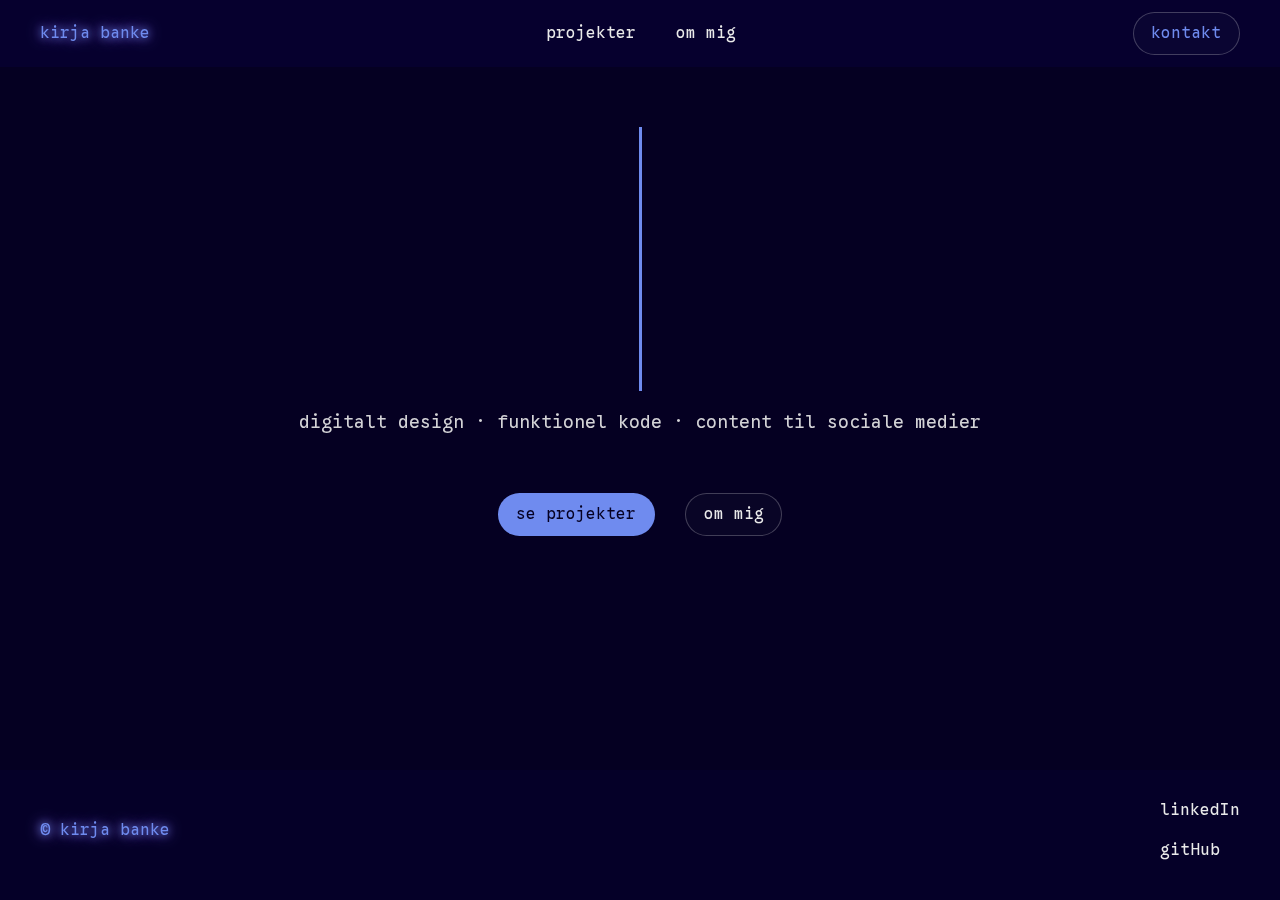
<file: index.html>
<!DOCTYPE html>
<html lang="da">
<head>
  <meta charset="UTF-8" />
  <meta name="viewport" content="width=device-width, initial-scale=1.0"/>
  <title>KIRJA BANKE · Portfolio</title>

  <link rel="preconnect" href="https://fonts.gstatic.com" crossorigin>
  <link href="https://fonts.googleapis.com/css2?family=Google+Sans+Code:ital,wght@0,300..800;1,300..800&display=swap" rel="stylesheet">
  <link rel="stylesheet" href="scss/style.css"/>
  <script src="main.js" defer></script>
</head>
<body>

  <header class="site-header">
        <div class="header__top">
            <a class="logo__link" href="index.html"><strong class="logo glow-text">kirja banke</strong></a>

            <nav class="nav-center">
                <ul class="nav__list">
                    <li class="nav__item"><a href="projekter.html">projekter</a></li>
                    <li class="nav__item"><a href="om.html">om mig</a></li>
                    
                </ul>
            </nav>

            <div class="nav-right">
                <a class="btn btn--ghost contact-link" href="kontakt.html">kontakt</a>
                <button class="burger glow-text" aria-label="Åbn menu" onclick="toggleMenu()">☰</button>

                 <!-- mobil dropdown -->
                <nav class="nav__dropdown">
                    <a href="om.html">om mig</a>
                    <a href="projekter.html">projekter</a>
                    <a href="kontakt.html">kontakt</a>
                </nav>
            </div>
        </div>

  </header>

  <main>
    <section class="hero__container">
      <h1 class="hero__title glow-text typewriter"
          style="--ch: 9.4ch; --steps: 9; --dur: 2.5s;">
          portfolio
      </h1>

      <p class="hero__tagline">
        digitalt design · funktionel kode · content til sociale medier
      </p>

      <div class="hero__ctas">
        <a class="btn btn--primary" href="projekter.html">se projekter</a>
        <a class="btn btn--ghost" href="om.html">om mig</a>
      </div>
    </section>
  </main>

  <footer class="site-footer">
    <span class="footer__logo">© kirja banke</span>
    <div class="footer__links">
      <a href="https://www.linkedin.com/in/kirja-banke-christensen-aa3407266" target="_blank">linkedIn</a>
      <a href="https://github.com/k1rja" target="_blank">gitHub</a>
    </div>
  </footer>
</body>
</html>
</file>
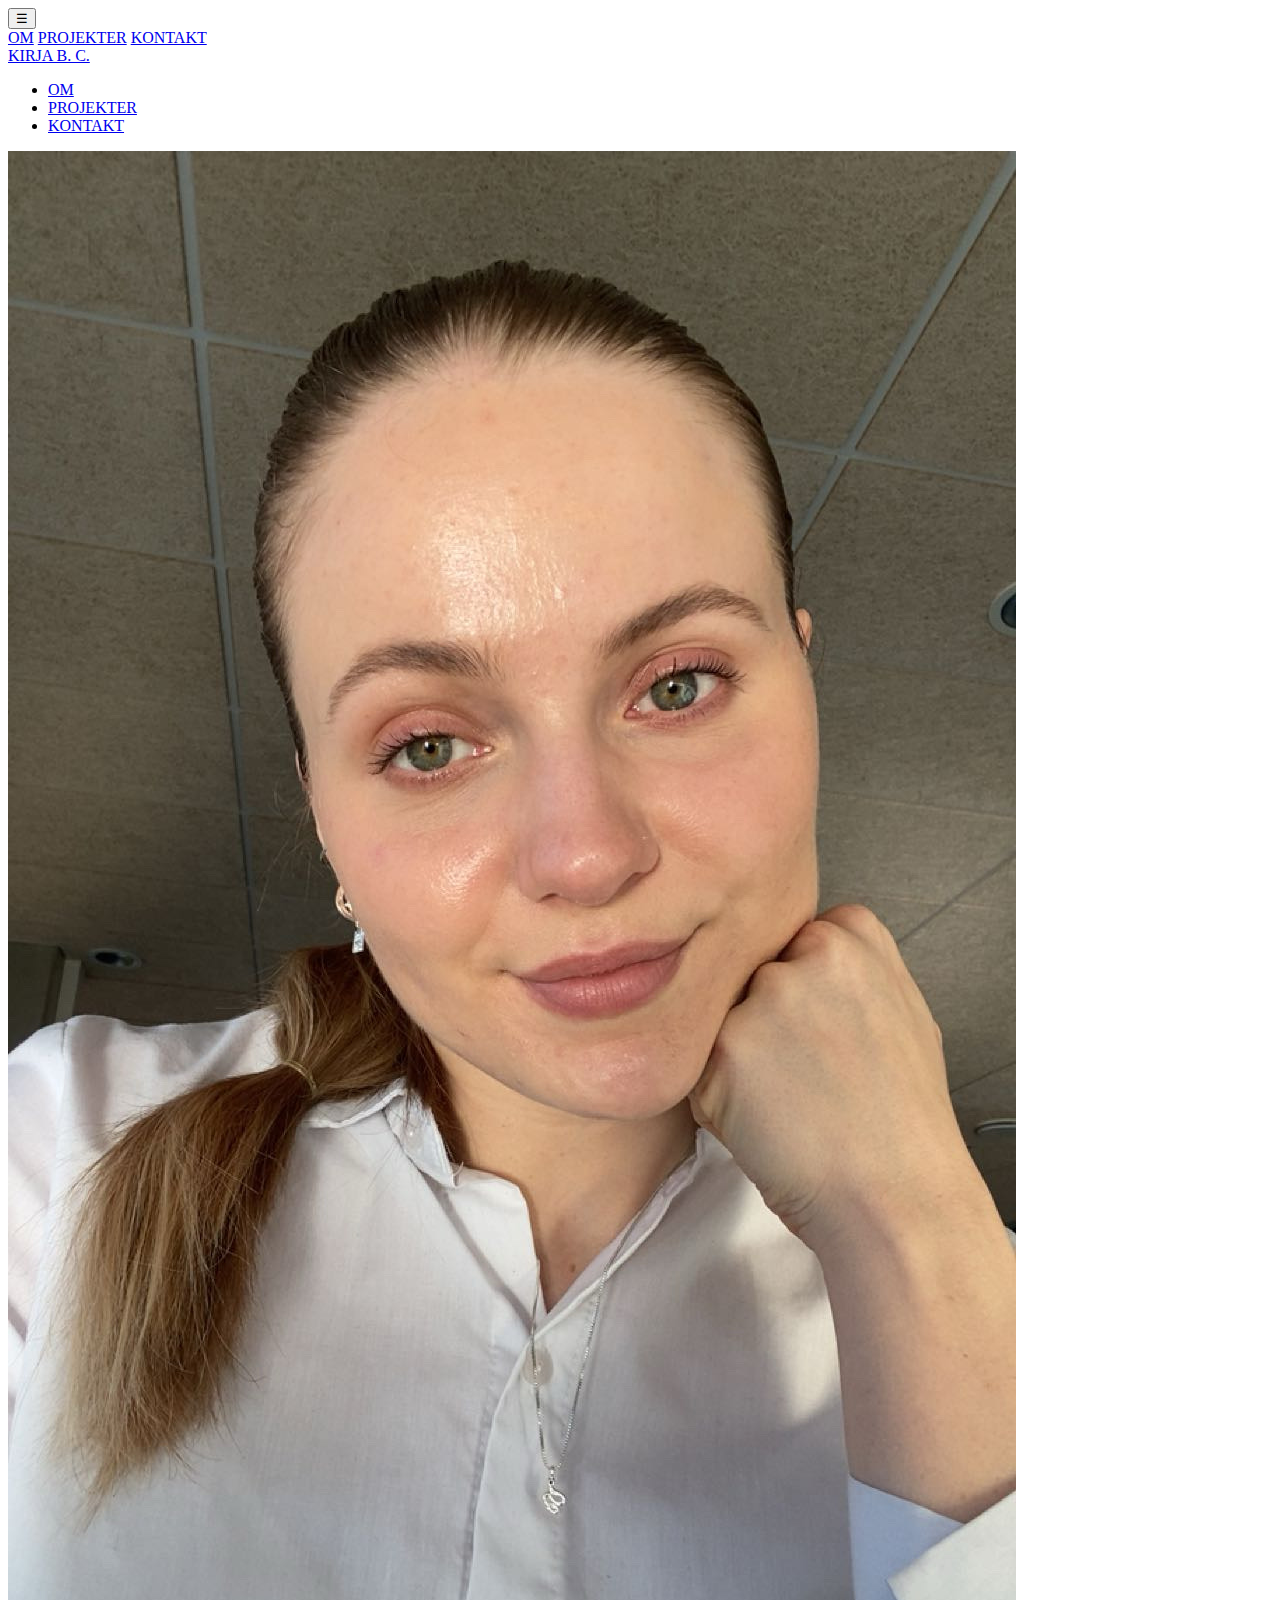
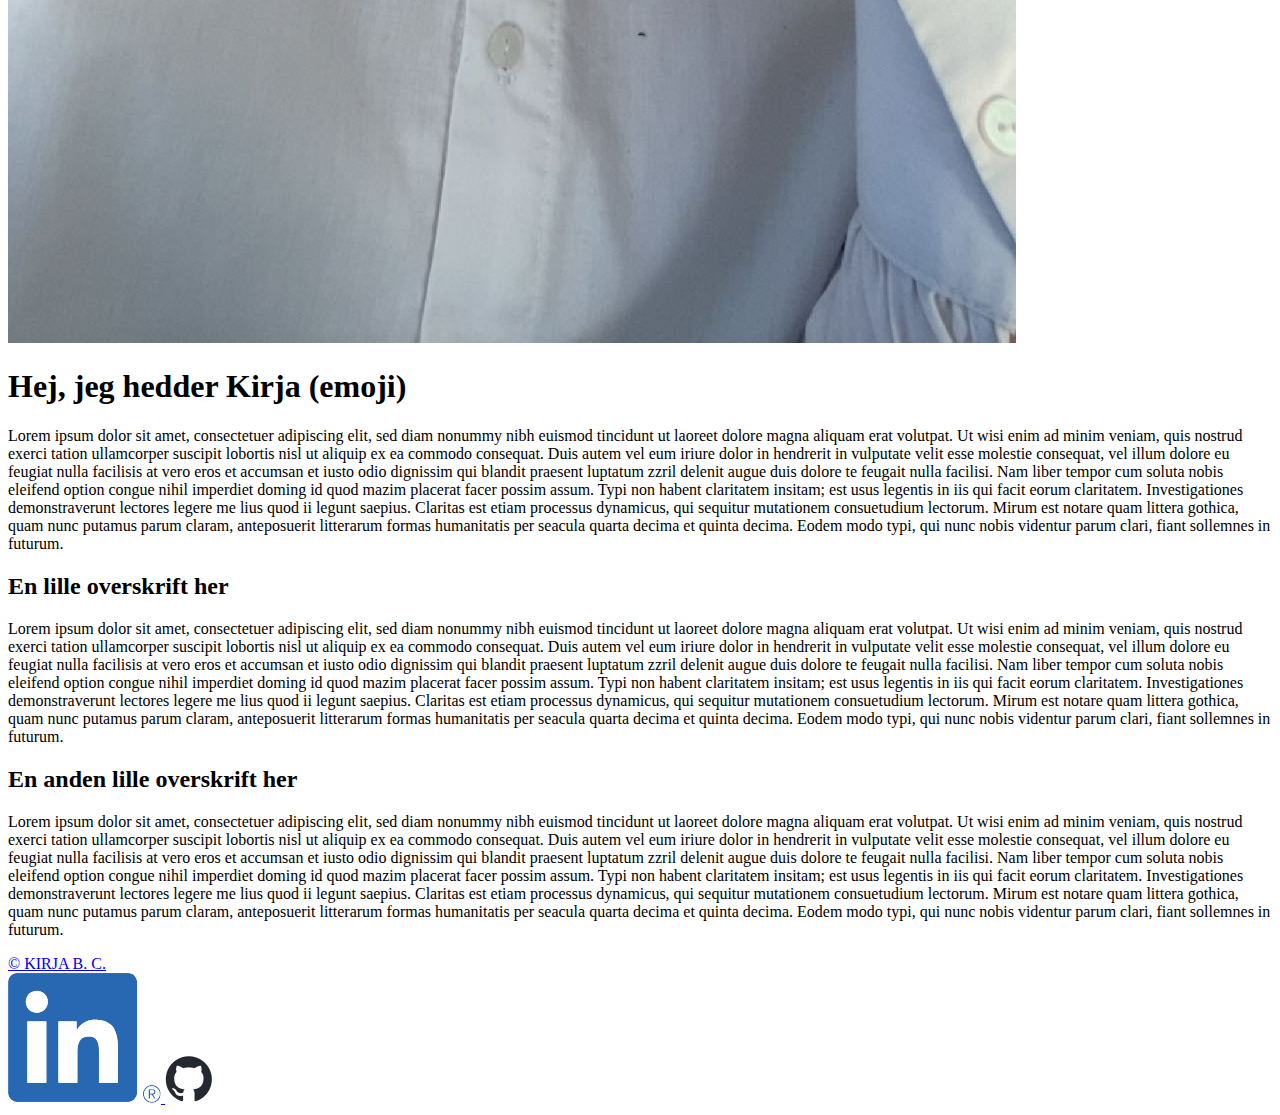
<file: 1semester.html>
<!DOCTYPE html>
<html lang="da">
<head>
    <meta charset="UTF-8">
    <meta name="viewport" content="width=device-width, initial-scale=1.0">
    <title>KIRJA B. C.</title>
</head>
<body>
    <header>
        <div class="header__top">
            <button class="burger-menu" onclick="openNav(0)">☰</button>
            <div id="burger__menu--list">
                <a href="om.html">OM</a>
                <a href="projekter.html">PROJEKTER</a>
                <a href="kontakt.html">KONTAKT</a>
            </div>
            <div class="header__logo">
                <a href="index.html" class="logo__link">
                <div class="header__logo--name">KIRJA B. C.</div>
                </a>
            </div>
            <nav>
                <ul class="nav__list">
                    <li class="nav__item"><a href="om.html">OM</a></li>
                    <li class="nav__item"><a href="projekter.html">PROJEKTER</a></li>
                    <li class="nav__item"><a href="kontakt.html">KONTAKT</a></li>
                </ul>
            </nav>
        </div>
    </header>
        <div class="1semester__picture">
            <img src="images/me.JPG" alt="billede af Kirja, der kigger ligefrem og smiler">
        </div>
        <div class="1semester__text">
            <h1 class="1semester__text--title">Hej, jeg hedder Kirja (emoji)</h1>
            <div class="1semester__text--p">
                <p>Lorem ipsum dolor sit amet, consectetuer adipiscing elit, sed diam nonummy nibh euismod tincidunt ut laoreet dolore magna aliquam erat volutpat.
                Ut wisi enim ad minim veniam, quis nostrud exerci tation ullamcorper suscipit lobortis nisl ut aliquip ex ea commodo consequat. Duis autem vel eum iriure dolor in hendrerit in vulputate velit esse molestie consequat, 
                vel illum dolore eu feugiat nulla facilisis at vero eros et accumsan et iusto odio dignissim qui blandit praesent luptatum zzril delenit augue duis dolore te feugait nulla facilisi. Nam liber tempor cum soluta nobis 
                eleifend option congue nihil imperdiet doming id quod mazim placerat facer possim assum. Typi non habent claritatem insitam; est usus legentis in iis qui facit eorum claritatem. Investigationes demonstraverunt lectores 
                legere me lius quod ii legunt saepius. Claritas est etiam processus dynamicus, qui sequitur mutationem consuetudium lectorum. Mirum est notare quam littera gothica, quam nunc putamus parum claram, anteposuerit litterarum 
                formas humanitatis per seacula quarta decima et quinta decima. Eodem modo typi, qui nunc nobis videntur parum clari, fiant sollemnes in futurum.
                </p>
            </div>
            <h2>En lille overskrift her</h2>
            <p class="1semester__text--experience">
                Lorem ipsum dolor sit amet, consectetuer adipiscing elit, sed diam nonummy nibh euismod tincidunt ut laoreet dolore magna aliquam erat volutpat.
                Ut wisi enim ad minim veniam, quis nostrud exerci tation ullamcorper suscipit lobortis nisl ut aliquip ex ea commodo consequat. Duis autem vel eum iriure dolor in hendrerit in vulputate velit esse molestie consequat, 
                vel illum dolore eu feugiat nulla facilisis at vero eros et accumsan et iusto odio dignissim qui blandit praesent luptatum zzril delenit augue duis dolore te feugait nulla facilisi. Nam liber tempor cum soluta nobis 
                eleifend option congue nihil imperdiet doming id quod mazim placerat facer possim assum. Typi non habent claritatem insitam; est usus legentis in iis qui facit eorum claritatem. Investigationes demonstraverunt lectores 
                legere me lius quod ii legunt saepius. Claritas est etiam processus dynamicus, qui sequitur mutationem consuetudium lectorum. Mirum est notare quam littera gothica, quam nunc putamus parum claram, anteposuerit litterarum 
                formas humanitatis per seacula quarta decima et quinta decima. Eodem modo typi, qui nunc nobis videntur parum clari, fiant sollemnes in futurum.
            </p>

            <h2>En anden lille overskrift her</h2>
            <p class="1semester__text--other">
                Lorem ipsum dolor sit amet, consectetuer adipiscing elit, sed diam nonummy nibh euismod tincidunt ut laoreet dolore magna aliquam erat volutpat.
                Ut wisi enim ad minim veniam, quis nostrud exerci tation ullamcorper suscipit lobortis nisl ut aliquip ex ea commodo consequat. Duis autem vel eum iriure dolor in hendrerit in vulputate velit esse molestie consequat, 
                vel illum dolore eu feugiat nulla facilisis at vero eros et accumsan et iusto odio dignissim qui blandit praesent luptatum zzril delenit augue duis dolore te feugait nulla facilisi. Nam liber tempor cum soluta nobis 
                eleifend option congue nihil imperdiet doming id quod mazim placerat facer possim assum. Typi non habent claritatem insitam; est usus legentis in iis qui facit eorum claritatem. Investigationes demonstraverunt lectores 
                legere me lius quod ii legunt saepius. Claritas est etiam processus dynamicus, qui sequitur mutationem consuetudium lectorum. Mirum est notare quam littera gothica, quam nunc putamus parum claram, anteposuerit litterarum 
                formas humanitatis per seacula quarta decima et quinta decima. Eodem modo typi, qui nunc nobis videntur parum clari, fiant sollemnes in futurum.
            </p>
        </div>

    <footer class="footer__container">
        <div class="footer__logo">
            <a href="index.html" class="logo__link">
            <div class="footer__logo--name">© KIRJA B. C.</div>
            </a>
        </div>
        <div class="footer__links">
            <a href="https://www.linkedin.com/in/kirja-banke-christensen-aa3407266" target="_blank" rel="noopener noreferrer" class="social__link--linkedin">
              <img src="images/li-logo.webp" alt="LinkedIn logo">
            </a>
            <a href="https://github.com/k1rja" target="_blank" rel="noopener noreferrer" class="social__link--github">
                <img src="images/github-mark.webp" alt="GitHub logo">
            </a>
        </div>

    </footer>
    
</body>
</html>
</file>
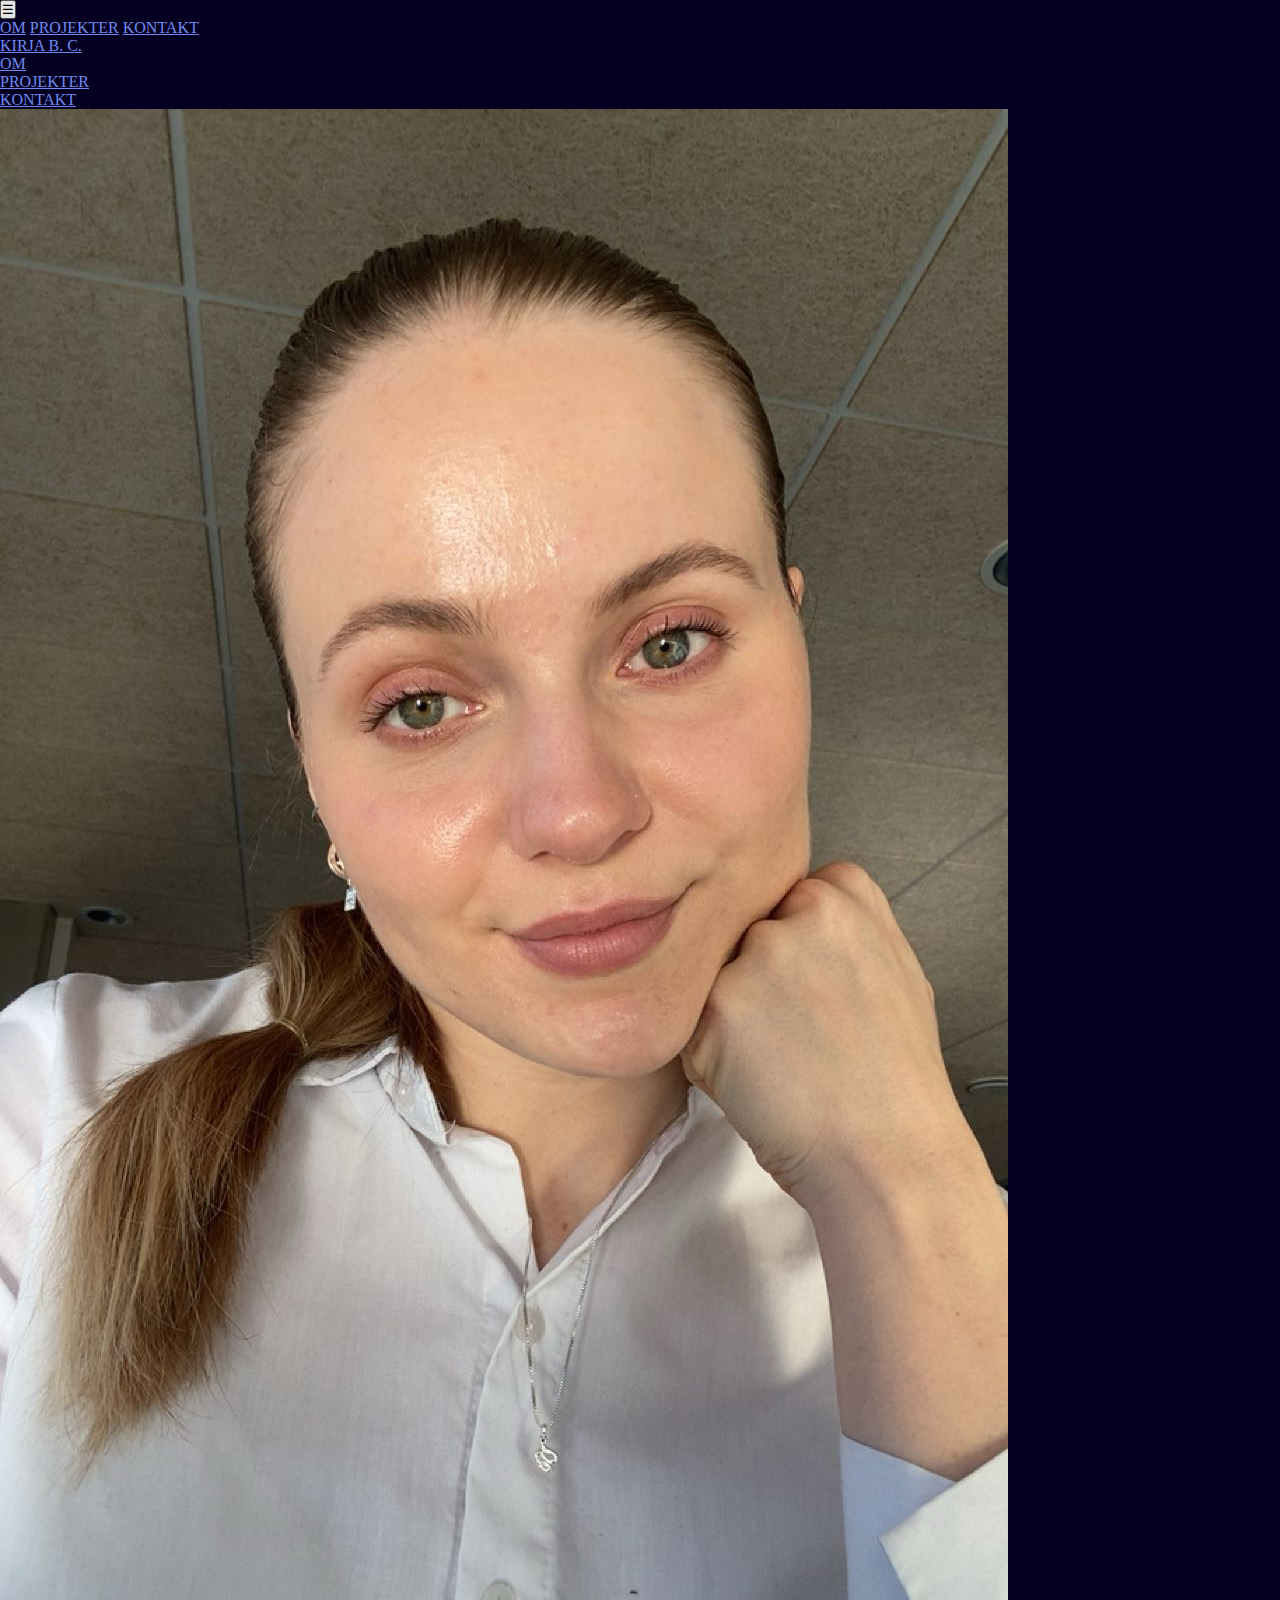
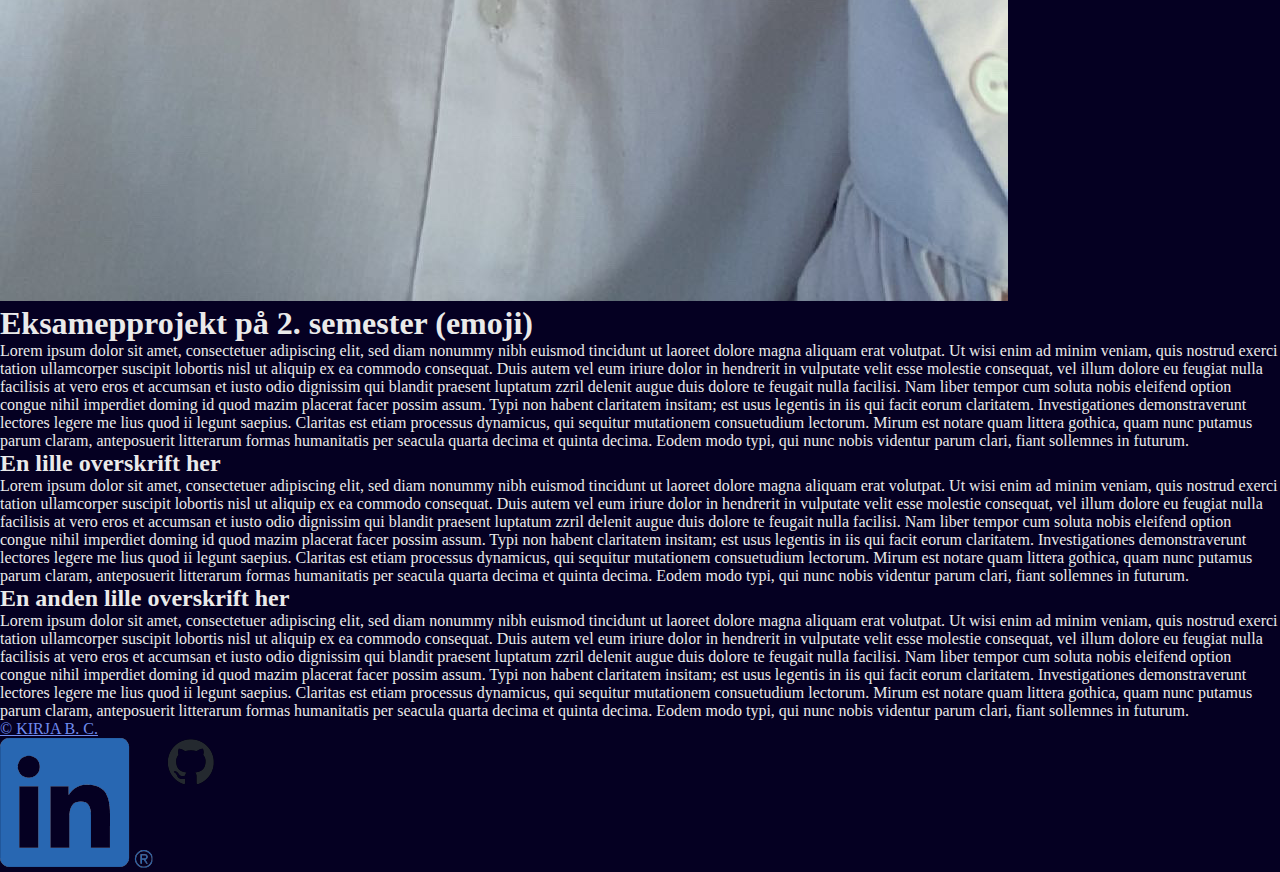
<file: 2semester.html>
<!DOCTYPE html>
<html lang="da">
<head>
    <meta charset="UTF-8">
    <meta name="viewport" content="width=device-width, initial-scale=1.0">
    <title>KIRJA B. C.</title>
    <link rel="stylesheet" href="scss/style.css">
    <link rel="preconnect" href="https://fonts.googleapis.com">
    <link rel="preconnect" href="https://fonts.gstatic.com" crossorigin>
    <link href="https://fonts.googleapis.com/css2?family=Inter:ital,opsz,wght@0,14..32,100..900;1,14..32,100..900&family=Sometype+Mono:ital,wght@0,400..700;1,400..700&display=swap" rel="stylesheet">
</head>
<body>
    <header>
        <div class="header__top">
            <button class="burger-menu" onclick="openNav(0)">☰</button>
            <div id="burger__menu--list">
                <a href="om.html">OM</a>
                <a href="projekter.html">PROJEKTER</a>
                <a href="kontakt.html">KONTAKT</a>
            </div>
            <div class="header__logo">
                <a href="index.html" class="logo__link">
                <div class="header__logo--name">KIRJA B. C.</div>
                </a>
            </div>
            <nav>
                <ul class="nav__list">
                    <li class="nav__item"><a href="om.html">OM</a></li>
                    <li class="nav__item"><a href="projekter.html">PROJEKTER</a></li>
                    <li class="nav__item"><a href="kontakt.html">KONTAKT</a></li>
                </ul>
            </nav>
        </div>
    </header>
        <div class="2semester__picture">
            <img src="images/me.JPG" alt="billede af Kirja, der kigger ligefrem og smiler">
        </div>
        <div class="2semester__text">
            <h1 class="2semester__text--title">Eksamepprojekt på 2. semester (emoji)</h1>
            <div class="2semester__text--p">
                <p>Lorem ipsum dolor sit amet, consectetuer adipiscing elit, sed diam nonummy nibh euismod tincidunt ut laoreet dolore magna aliquam erat volutpat.
                Ut wisi enim ad minim veniam, quis nostrud exerci tation ullamcorper suscipit lobortis nisl ut aliquip ex ea commodo consequat. Duis autem vel eum iriure dolor in hendrerit in vulputate velit esse molestie consequat, 
                vel illum dolore eu feugiat nulla facilisis at vero eros et accumsan et iusto odio dignissim qui blandit praesent luptatum zzril delenit augue duis dolore te feugait nulla facilisi. Nam liber tempor cum soluta nobis 
                eleifend option congue nihil imperdiet doming id quod mazim placerat facer possim assum. Typi non habent claritatem insitam; est usus legentis in iis qui facit eorum claritatem. Investigationes demonstraverunt lectores 
                legere me lius quod ii legunt saepius. Claritas est etiam processus dynamicus, qui sequitur mutationem consuetudium lectorum. Mirum est notare quam littera gothica, quam nunc putamus parum claram, anteposuerit litterarum 
                formas humanitatis per seacula quarta decima et quinta decima. Eodem modo typi, qui nunc nobis videntur parum clari, fiant sollemnes in futurum.
                </p>
            </div>
            <h2>En lille overskrift her</h2>
            <p class="2semester__text--experience">
                Lorem ipsum dolor sit amet, consectetuer adipiscing elit, sed diam nonummy nibh euismod tincidunt ut laoreet dolore magna aliquam erat volutpat.
                Ut wisi enim ad minim veniam, quis nostrud exerci tation ullamcorper suscipit lobortis nisl ut aliquip ex ea commodo consequat. Duis autem vel eum iriure dolor in hendrerit in vulputate velit esse molestie consequat, 
                vel illum dolore eu feugiat nulla facilisis at vero eros et accumsan et iusto odio dignissim qui blandit praesent luptatum zzril delenit augue duis dolore te feugait nulla facilisi. Nam liber tempor cum soluta nobis 
                eleifend option congue nihil imperdiet doming id quod mazim placerat facer possim assum. Typi non habent claritatem insitam; est usus legentis in iis qui facit eorum claritatem. Investigationes demonstraverunt lectores 
                legere me lius quod ii legunt saepius. Claritas est etiam processus dynamicus, qui sequitur mutationem consuetudium lectorum. Mirum est notare quam littera gothica, quam nunc putamus parum claram, anteposuerit litterarum 
                formas humanitatis per seacula quarta decima et quinta decima. Eodem modo typi, qui nunc nobis videntur parum clari, fiant sollemnes in futurum.
            </p>

            <h2>En anden lille overskrift her</h2>
            <p class="2semester__text--other">
                Lorem ipsum dolor sit amet, consectetuer adipiscing elit, sed diam nonummy nibh euismod tincidunt ut laoreet dolore magna aliquam erat volutpat.
                Ut wisi enim ad minim veniam, quis nostrud exerci tation ullamcorper suscipit lobortis nisl ut aliquip ex ea commodo consequat. Duis autem vel eum iriure dolor in hendrerit in vulputate velit esse molestie consequat, 
                vel illum dolore eu feugiat nulla facilisis at vero eros et accumsan et iusto odio dignissim qui blandit praesent luptatum zzril delenit augue duis dolore te feugait nulla facilisi. Nam liber tempor cum soluta nobis 
                eleifend option congue nihil imperdiet doming id quod mazim placerat facer possim assum. Typi non habent claritatem insitam; est usus legentis in iis qui facit eorum claritatem. Investigationes demonstraverunt lectores 
                legere me lius quod ii legunt saepius. Claritas est etiam processus dynamicus, qui sequitur mutationem consuetudium lectorum. Mirum est notare quam littera gothica, quam nunc putamus parum claram, anteposuerit litterarum 
                formas humanitatis per seacula quarta decima et quinta decima. Eodem modo typi, qui nunc nobis videntur parum clari, fiant sollemnes in futurum.
            </p>
        </div>

    <footer class="footer__container">
        <div class="footer__logo">
            <a href="index.html" class="logo__link">
            <div class="footer__logo--name">© KIRJA B. C.</div>
            </a>
        </div>
        <div class="footer__links">
            <a href="https://www.linkedin.com/in/kirja-banke-christensen-aa3407266" target="_blank" rel="noopener noreferrer" class="social__link--linkedin">
              <img src="images/li-logo.webp" alt="LinkedIn logo">
            </a>
            <a href="https://github.com/k1rja" target="_blank" rel="noopener noreferrer" class="social__link--github">
                <img src="images/github-mark.webp" alt="GitHub logo">
            </a>
        </div>

    </footer>
    
</body>
</html>
</file>
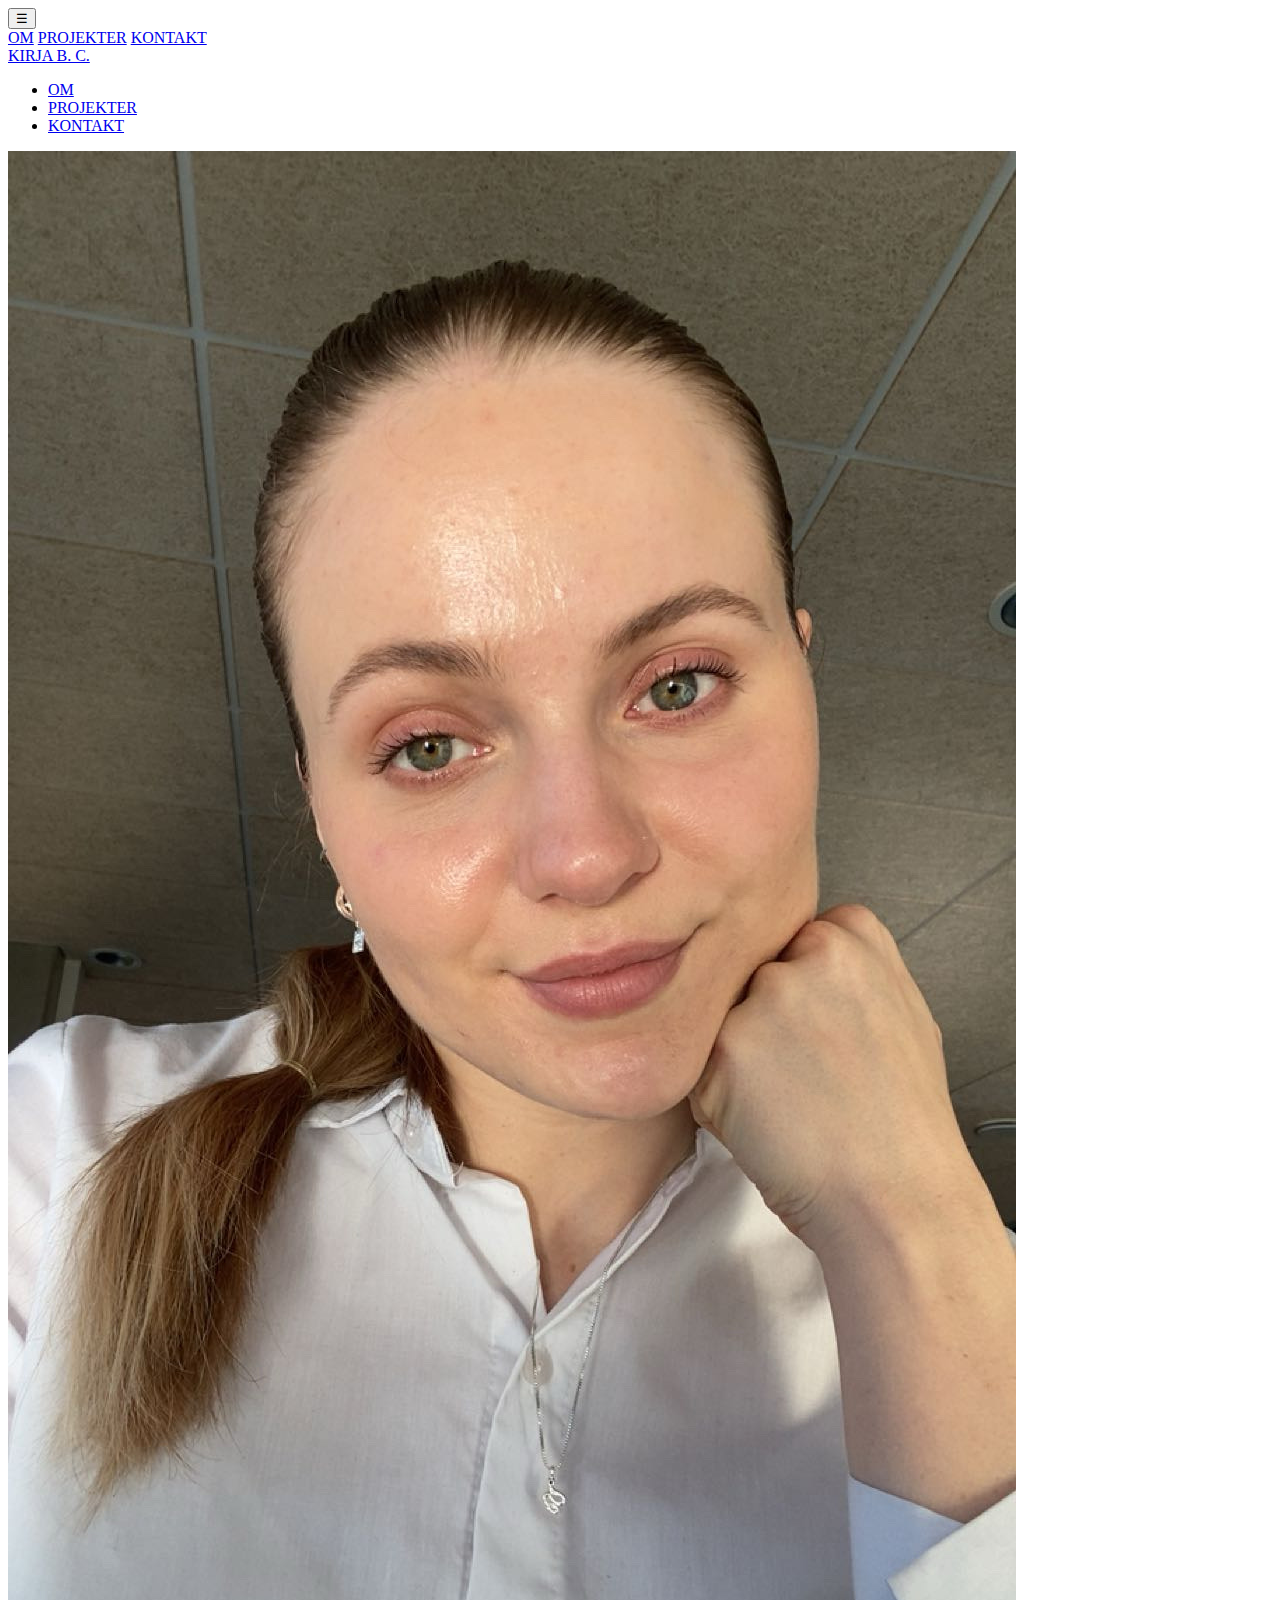
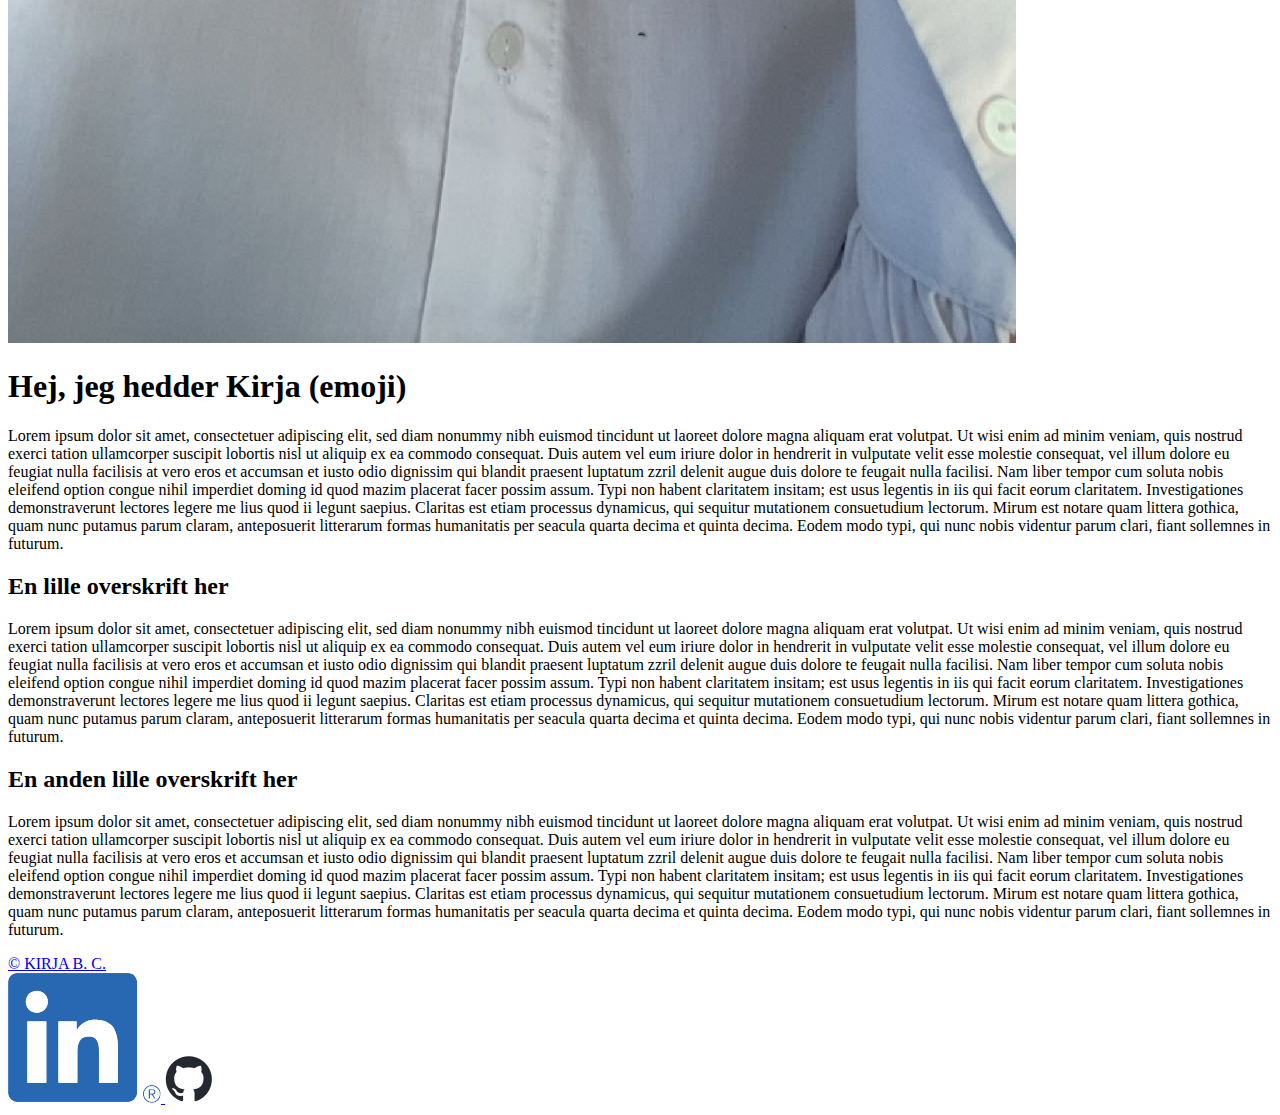
<file: denneportfolio.html>
<!DOCTYPE html>
<html lang="da">
<head>
    <meta charset="UTF-8">
    <meta name="viewport" content="width=device-width, initial-scale=1.0">
    <title>KIRJA B. C.</title>
</head>
<body>
    <header>
        <div class="header__top">
            <button class="burger-menu" onclick="openNav(0)">☰</button>
            <div id="burger__menu--list">
                <a href="om.html">OM</a>
                <a href="projekter.html">PROJEKTER</a>
                <a href="kontakt.html">KONTAKT</a>
            </div>
            <div class="header__logo">
                <a href="index.html" class="logo__link">
                <div class="header__logo--name">KIRJA B. C.</div>
                </a>
            </div>
            <nav>
                <ul class="nav__list">
                    <li class="nav__item"><a href="om.html">OM</a></li>
                    <li class="nav__item"><a href="projekter.html">PROJEKTER</a></li>
                    <li class="nav__item"><a href="kontakt.html">KONTAKT</a></li>
                </ul>
            </nav>
        </div>
    </header>
        <div class="denneportfolio__picture">
            <img src="images/me.JPG" alt="billede af Kirja, der kigger ligefrem og smiler">
        </div>
        <div class="denneportfolio__text">
            <h1 class="denneportfolio__text--title">Hej, jeg hedder Kirja (emoji)</h1>
            <div class="denneportfolio__text--p">
                <p>Lorem ipsum dolor sit amet, consectetuer adipiscing elit, sed diam nonummy nibh euismod tincidunt ut laoreet dolore magna aliquam erat volutpat.
                Ut wisi enim ad minim veniam, quis nostrud exerci tation ullamcorper suscipit lobortis nisl ut aliquip ex ea commodo consequat. Duis autem vel eum iriure dolor in hendrerit in vulputate velit esse molestie consequat, 
                vel illum dolore eu feugiat nulla facilisis at vero eros et accumsan et iusto odio dignissim qui blandit praesent luptatum zzril delenit augue duis dolore te feugait nulla facilisi. Nam liber tempor cum soluta nobis 
                eleifend option congue nihil imperdiet doming id quod mazim placerat facer possim assum. Typi non habent claritatem insitam; est usus legentis in iis qui facit eorum claritatem. Investigationes demonstraverunt lectores 
                legere me lius quod ii legunt saepius. Claritas est etiam processus dynamicus, qui sequitur mutationem consuetudium lectorum. Mirum est notare quam littera gothica, quam nunc putamus parum claram, anteposuerit litterarum 
                formas humanitatis per seacula quarta decima et quinta decima. Eodem modo typi, qui nunc nobis videntur parum clari, fiant sollemnes in futurum.
                </p>
            </div>
            <h2>En lille overskrift her</h2>
            <p class="denneportfolio__text--experience">
                Lorem ipsum dolor sit amet, consectetuer adipiscing elit, sed diam nonummy nibh euismod tincidunt ut laoreet dolore magna aliquam erat volutpat.
                Ut wisi enim ad minim veniam, quis nostrud exerci tation ullamcorper suscipit lobortis nisl ut aliquip ex ea commodo consequat. Duis autem vel eum iriure dolor in hendrerit in vulputate velit esse molestie consequat, 
                vel illum dolore eu feugiat nulla facilisis at vero eros et accumsan et iusto odio dignissim qui blandit praesent luptatum zzril delenit augue duis dolore te feugait nulla facilisi. Nam liber tempor cum soluta nobis 
                eleifend option congue nihil imperdiet doming id quod mazim placerat facer possim assum. Typi non habent claritatem insitam; est usus legentis in iis qui facit eorum claritatem. Investigationes demonstraverunt lectores 
                legere me lius quod ii legunt saepius. Claritas est etiam processus dynamicus, qui sequitur mutationem consuetudium lectorum. Mirum est notare quam littera gothica, quam nunc putamus parum claram, anteposuerit litterarum 
                formas humanitatis per seacula quarta decima et quinta decima. Eodem modo typi, qui nunc nobis videntur parum clari, fiant sollemnes in futurum.
            </p>

            <h2>En anden lille overskrift her</h2>
            <p class="denneportfolio__text--other">
                Lorem ipsum dolor sit amet, consectetuer adipiscing elit, sed diam nonummy nibh euismod tincidunt ut laoreet dolore magna aliquam erat volutpat.
                Ut wisi enim ad minim veniam, quis nostrud exerci tation ullamcorper suscipit lobortis nisl ut aliquip ex ea commodo consequat. Duis autem vel eum iriure dolor in hendrerit in vulputate velit esse molestie consequat, 
                vel illum dolore eu feugiat nulla facilisis at vero eros et accumsan et iusto odio dignissim qui blandit praesent luptatum zzril delenit augue duis dolore te feugait nulla facilisi. Nam liber tempor cum soluta nobis 
                eleifend option congue nihil imperdiet doming id quod mazim placerat facer possim assum. Typi non habent claritatem insitam; est usus legentis in iis qui facit eorum claritatem. Investigationes demonstraverunt lectores 
                legere me lius quod ii legunt saepius. Claritas est etiam processus dynamicus, qui sequitur mutationem consuetudium lectorum. Mirum est notare quam littera gothica, quam nunc putamus parum claram, anteposuerit litterarum 
                formas humanitatis per seacula quarta decima et quinta decima. Eodem modo typi, qui nunc nobis videntur parum clari, fiant sollemnes in futurum.
            </p>
        </div>

    <footer class="footer__container">
        <div class="footer__logo">
            <a href="index.html" class="logo__link">
            <div class="footer__logo--name">© KIRJA B. C.</div>
            </a>
        </div>
        <div class="footer__links">
            <a href="https://www.linkedin.com/in/kirja-banke-christensen-aa3407266" target="_blank" rel="noopener noreferrer" class="social__link--linkedin">
              <img src="images/li-logo.webp" alt="LinkedIn logo">
            </a>
            <a href="https://github.com/k1rja" target="_blank" rel="noopener noreferrer" class="social__link--github">
                <img src="images/github-mark.webp" alt="GitHub logo">
            </a>
        </div>

    </footer>
    
</body>
</html>
</file>
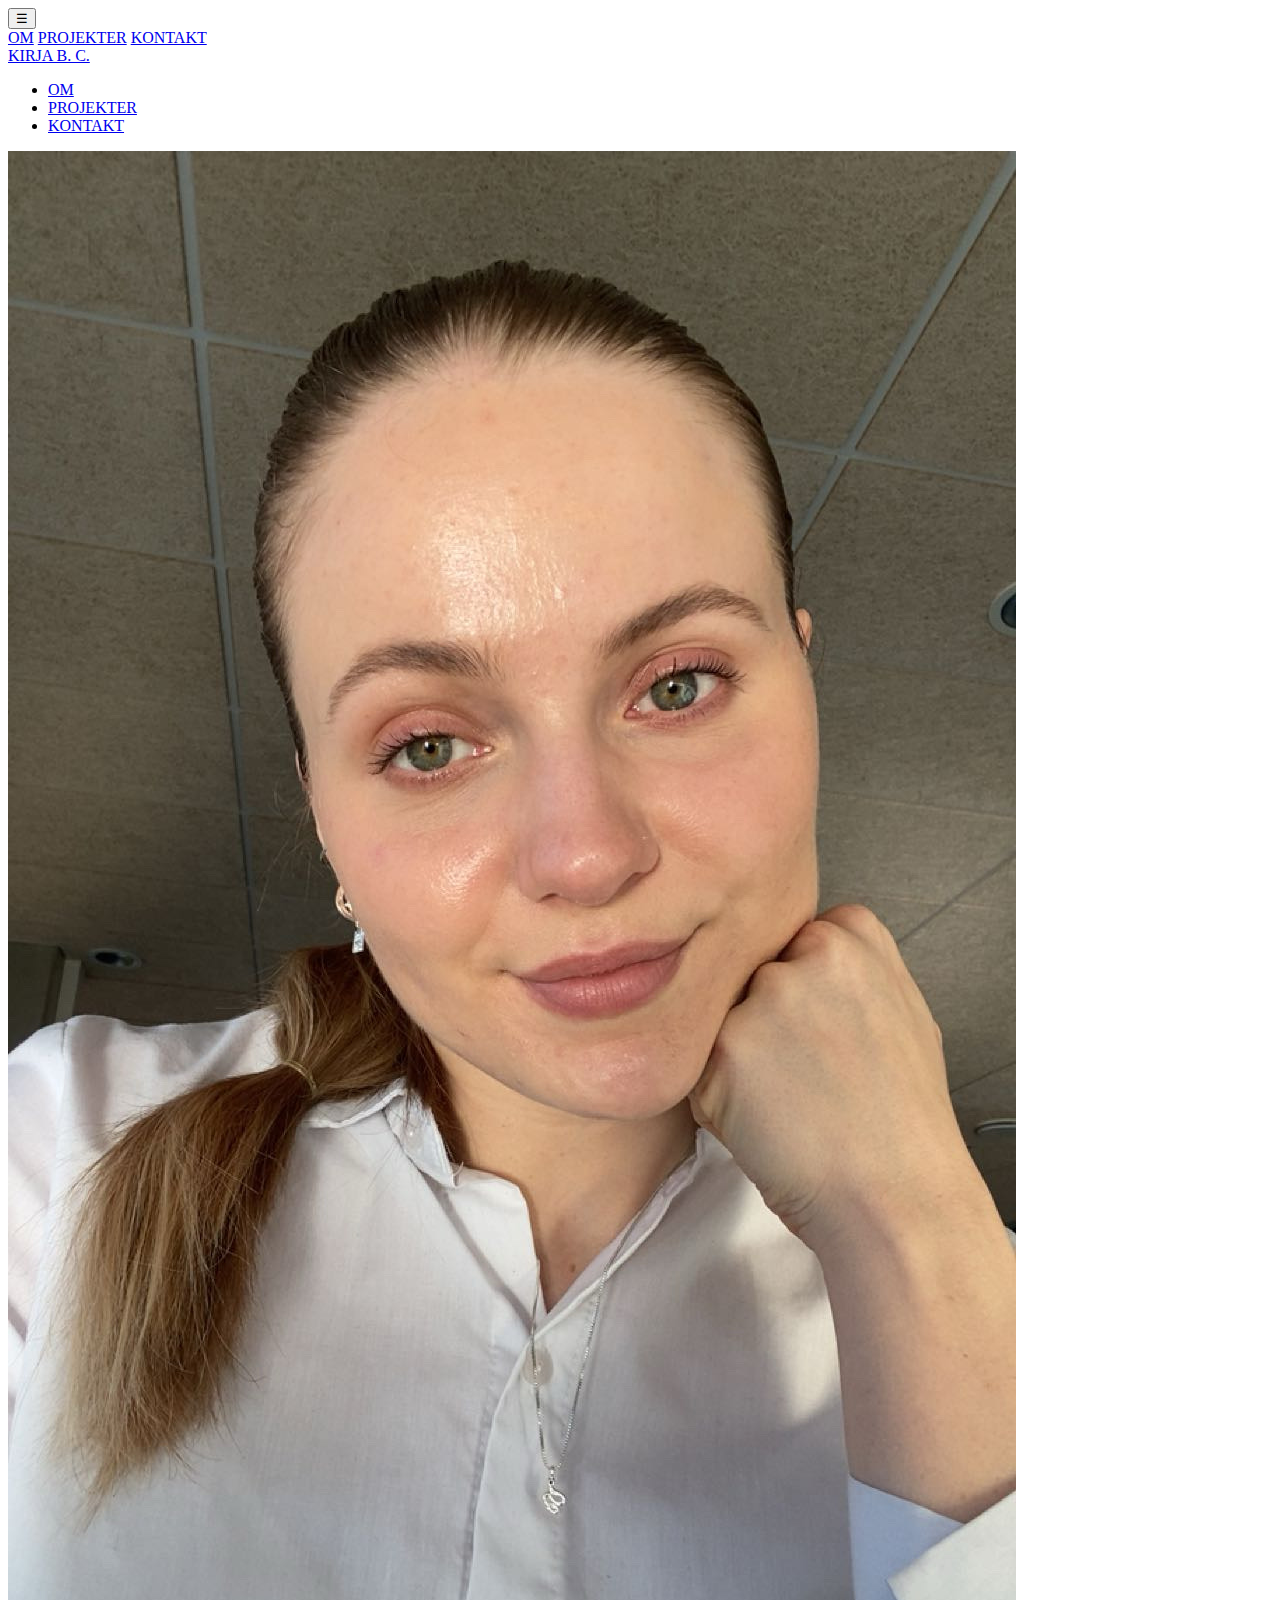
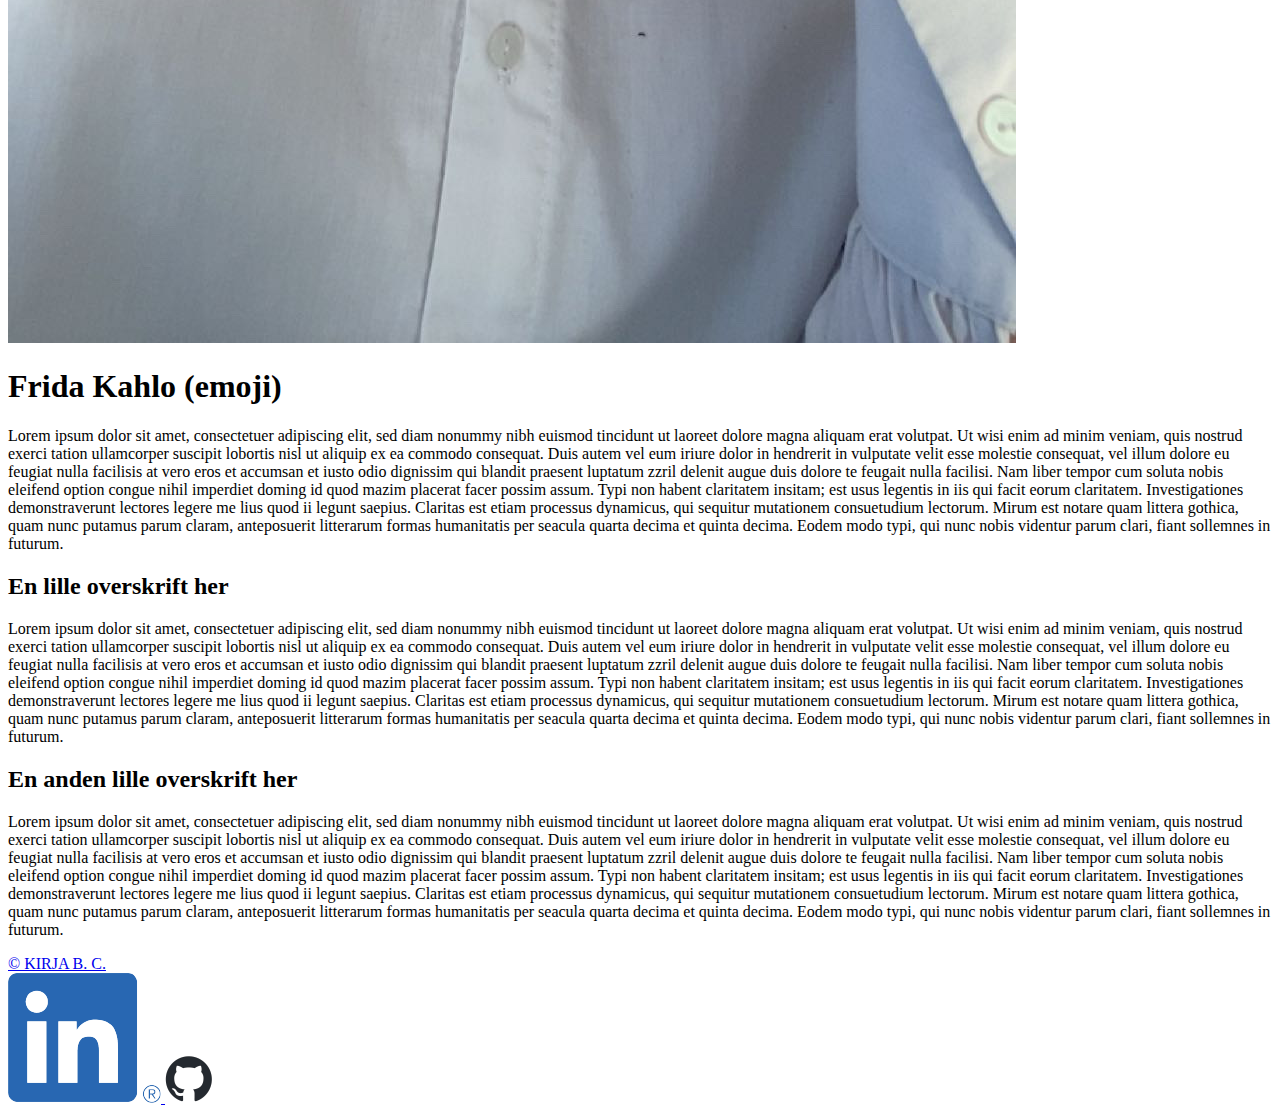
<file: fridakahlo.html>
<!DOCTYPE html>
<html lang="da">
<head>
    <meta charset="UTF-8">
    <meta name="viewport" content="width=device-width, initial-scale=1.0">
    <title>KIRJA B. C.</title>
</head>
<body>
    <header>
        <div class="header__top">
            <button class="burger-menu" onclick="openNav(0)">☰</button>
            <div id="burger__menu--list">
                <a href="om.html">OM</a>
                <a href="projekter.html">PROJEKTER</a>
                <a href="kontakt.html">KONTAKT</a>
            </div>
            <div class="header__logo">
                <a href="index.html" class="logo__link">
                <div class="header__logo--name">KIRJA B. C.</div>
                </a>
            </div>
            <nav>
                <ul class="nav__list">
                    <li class="nav__item"><a href="om.html">OM</a></li>
                    <li class="nav__item"><a href="projekter.html">PROJEKTER</a></li>
                    <li class="nav__item"><a href="kontakt.html">KONTAKT</a></li>
                </ul>
            </nav>
        </div>
    </header>
        <div class="fridakahlo__picture">
            <img src="images/me.JPG" alt="billede af Kirja, der kigger ligefrem og smiler">
        </div>
        <div class="fridakahlo__text">
            <h1 class="fridakahlo__text--title">Frida Kahlo (emoji)</h1>
            <div class="fridakahlo__text--p">
                <p>Lorem ipsum dolor sit amet, consectetuer adipiscing elit, sed diam nonummy nibh euismod tincidunt ut laoreet dolore magna aliquam erat volutpat.
                Ut wisi enim ad minim veniam, quis nostrud exerci tation ullamcorper suscipit lobortis nisl ut aliquip ex ea commodo consequat. Duis autem vel eum iriure dolor in hendrerit in vulputate velit esse molestie consequat, 
                vel illum dolore eu feugiat nulla facilisis at vero eros et accumsan et iusto odio dignissim qui blandit praesent luptatum zzril delenit augue duis dolore te feugait nulla facilisi. Nam liber tempor cum soluta nobis 
                eleifend option congue nihil imperdiet doming id quod mazim placerat facer possim assum. Typi non habent claritatem insitam; est usus legentis in iis qui facit eorum claritatem. Investigationes demonstraverunt lectores 
                legere me lius quod ii legunt saepius. Claritas est etiam processus dynamicus, qui sequitur mutationem consuetudium lectorum. Mirum est notare quam littera gothica, quam nunc putamus parum claram, anteposuerit litterarum 
                formas humanitatis per seacula quarta decima et quinta decima. Eodem modo typi, qui nunc nobis videntur parum clari, fiant sollemnes in futurum.
                </p>
            </div>
            <h2>En lille overskrift her</h2>
            <p class="fridakahlo__text--experience">
                Lorem ipsum dolor sit amet, consectetuer adipiscing elit, sed diam nonummy nibh euismod tincidunt ut laoreet dolore magna aliquam erat volutpat.
                Ut wisi enim ad minim veniam, quis nostrud exerci tation ullamcorper suscipit lobortis nisl ut aliquip ex ea commodo consequat. Duis autem vel eum iriure dolor in hendrerit in vulputate velit esse molestie consequat, 
                vel illum dolore eu feugiat nulla facilisis at vero eros et accumsan et iusto odio dignissim qui blandit praesent luptatum zzril delenit augue duis dolore te feugait nulla facilisi. Nam liber tempor cum soluta nobis 
                eleifend option congue nihil imperdiet doming id quod mazim placerat facer possim assum. Typi non habent claritatem insitam; est usus legentis in iis qui facit eorum claritatem. Investigationes demonstraverunt lectores 
                legere me lius quod ii legunt saepius. Claritas est etiam processus dynamicus, qui sequitur mutationem consuetudium lectorum. Mirum est notare quam littera gothica, quam nunc putamus parum claram, anteposuerit litterarum 
                formas humanitatis per seacula quarta decima et quinta decima. Eodem modo typi, qui nunc nobis videntur parum clari, fiant sollemnes in futurum.
            </p>

            <h2>En anden lille overskrift her</h2>
            <p class="fridakahlo__text--other">
                Lorem ipsum dolor sit amet, consectetuer adipiscing elit, sed diam nonummy nibh euismod tincidunt ut laoreet dolore magna aliquam erat volutpat.
                Ut wisi enim ad minim veniam, quis nostrud exerci tation ullamcorper suscipit lobortis nisl ut aliquip ex ea commodo consequat. Duis autem vel eum iriure dolor in hendrerit in vulputate velit esse molestie consequat, 
                vel illum dolore eu feugiat nulla facilisis at vero eros et accumsan et iusto odio dignissim qui blandit praesent luptatum zzril delenit augue duis dolore te feugait nulla facilisi. Nam liber tempor cum soluta nobis 
                eleifend option congue nihil imperdiet doming id quod mazim placerat facer possim assum. Typi non habent claritatem insitam; est usus legentis in iis qui facit eorum claritatem. Investigationes demonstraverunt lectores 
                legere me lius quod ii legunt saepius. Claritas est etiam processus dynamicus, qui sequitur mutationem consuetudium lectorum. Mirum est notare quam littera gothica, quam nunc putamus parum claram, anteposuerit litterarum 
                formas humanitatis per seacula quarta decima et quinta decima. Eodem modo typi, qui nunc nobis videntur parum clari, fiant sollemnes in futurum.
            </p>
        </div>

    <footer class="footer__container">
        <div class="footer__logo">
            <a href="index.html" class="logo__link">
            <div class="footer__logo--name">© KIRJA B. C.</div>
            </a>
        </div>
        <div class="footer__links">
            <a href="https://www.linkedin.com/in/kirja-banke-christensen-aa3407266" target="_blank" rel="noopener noreferrer" class="social__link--linkedin">
              <img src="images/li-logo.webp" alt="LinkedIn logo">
            </a>
            <a href="https://github.com/k1rja" target="_blank" rel="noopener noreferrer" class="social__link--github">
                <img src="images/github-mark.webp" alt="GitHub logo">
            </a>
        </div>

    </footer>
    
</body>
</html>
</file>
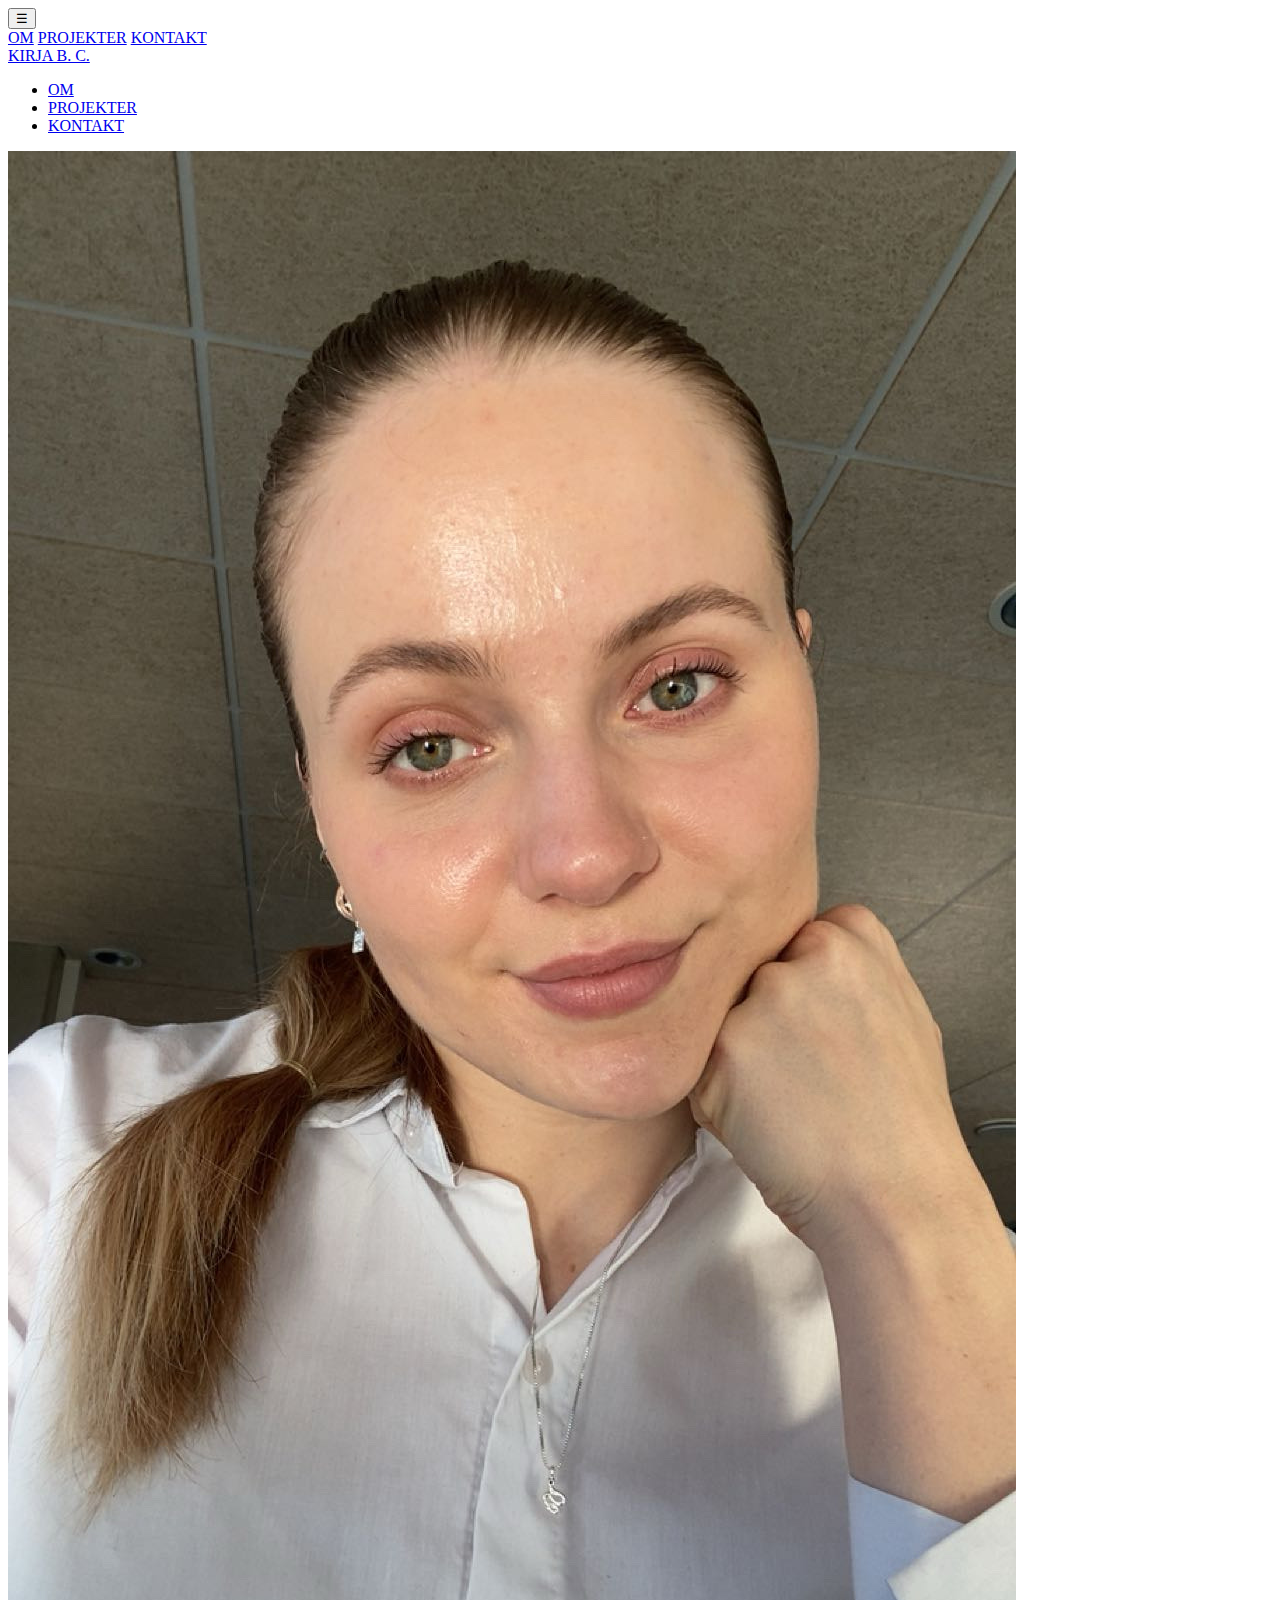
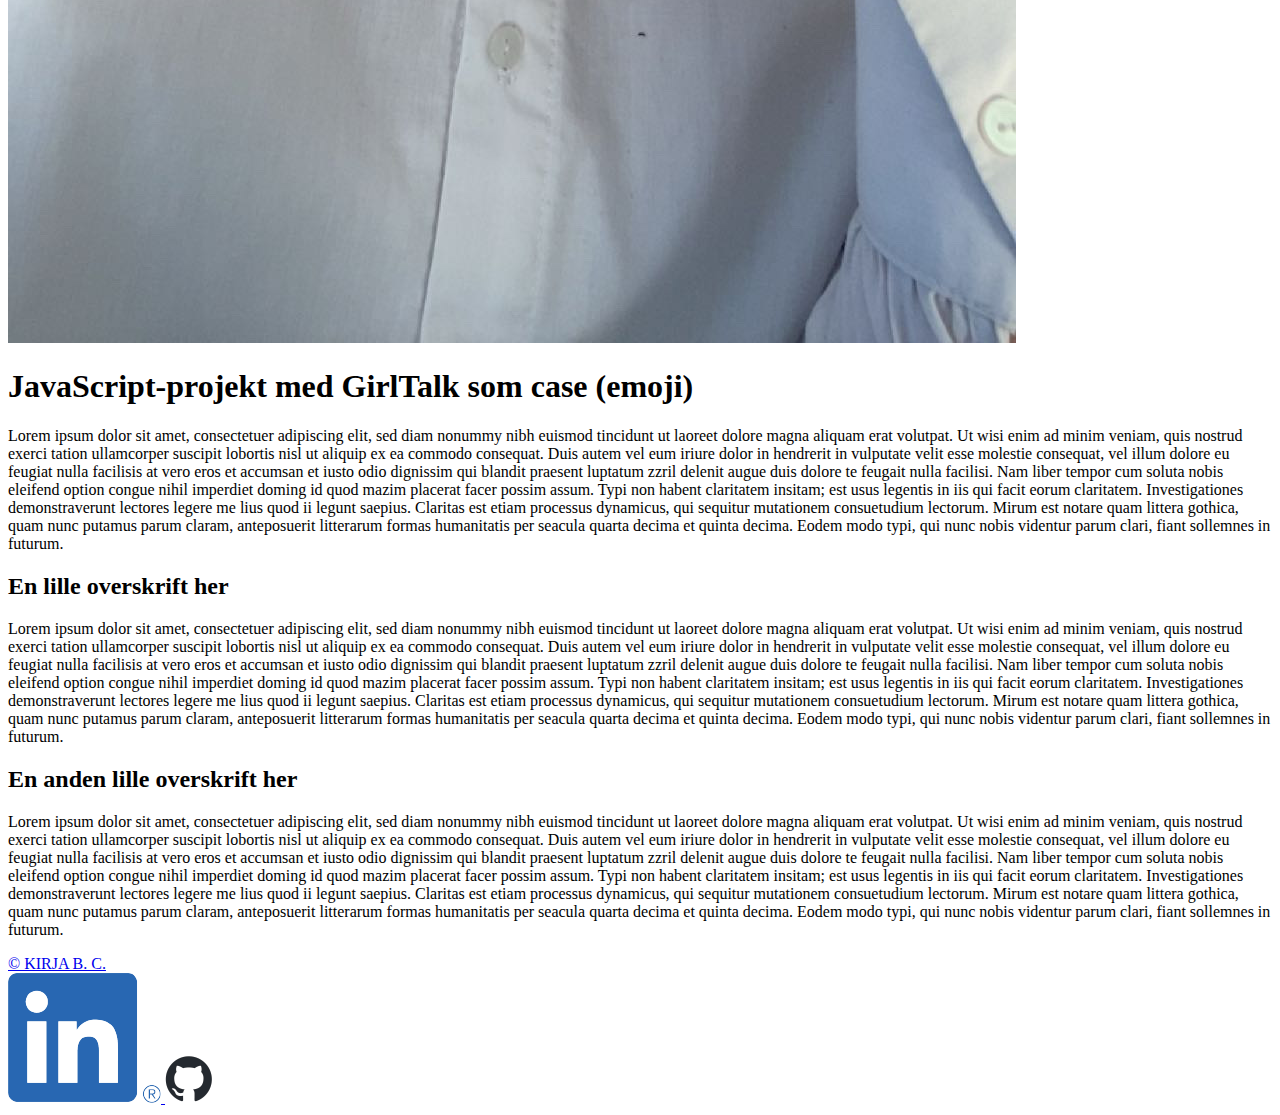
<file: girltalk.html>
<!DOCTYPE html>
<html lang="da">
<head>
    <meta charset="UTF-8">
    <meta name="viewport" content="width=device-width, initial-scale=1.0">
    <title>KIRJA B. C.</title>
</head>
<body>
    <header>
        <div class="header__top">
            <button class="burger-menu" onclick="openNav(0)">☰</button>
            <div id="burger__menu--list">
                <a href="om.html">OM</a>
                <a href="projekter.html">PROJEKTER</a>
                <a href="kontakt.html">KONTAKT</a>
            </div>
            <div class="header__logo">
                <a href="index.html" class="logo__link">
                <div class="header__logo--name">KIRJA B. C.</div>
                </a>
            </div>
            <nav>
                <ul class="nav__list">
                    <li class="nav__item"><a href="om.html">OM</a></li>
                    <li class="nav__item"><a href="projekter.html">PROJEKTER</a></li>
                    <li class="nav__item"><a href="kontakt.html">KONTAKT</a></li>
                </ul>
            </nav>
        </div>
    </header>
        <div class="girltalk__picture">
            <img src="images/me.JPG" alt="billede af Kirja, der kigger ligefrem og smiler">
        </div>
        <div class="girltalk__text">
            <h1 class="girltalk__text--title">JavaScript-projekt med GirlTalk som case (emoji)</h1>
            <div class="girltalk__text--p">
                <p>Lorem ipsum dolor sit amet, consectetuer adipiscing elit, sed diam nonummy nibh euismod tincidunt ut laoreet dolore magna aliquam erat volutpat.
                Ut wisi enim ad minim veniam, quis nostrud exerci tation ullamcorper suscipit lobortis nisl ut aliquip ex ea commodo consequat. Duis autem vel eum iriure dolor in hendrerit in vulputate velit esse molestie consequat, 
                vel illum dolore eu feugiat nulla facilisis at vero eros et accumsan et iusto odio dignissim qui blandit praesent luptatum zzril delenit augue duis dolore te feugait nulla facilisi. Nam liber tempor cum soluta nobis 
                eleifend option congue nihil imperdiet doming id quod mazim placerat facer possim assum. Typi non habent claritatem insitam; est usus legentis in iis qui facit eorum claritatem. Investigationes demonstraverunt lectores 
                legere me lius quod ii legunt saepius. Claritas est etiam processus dynamicus, qui sequitur mutationem consuetudium lectorum. Mirum est notare quam littera gothica, quam nunc putamus parum claram, anteposuerit litterarum 
                formas humanitatis per seacula quarta decima et quinta decima. Eodem modo typi, qui nunc nobis videntur parum clari, fiant sollemnes in futurum.
                </p>
            </div>
            <h2>En lille overskrift her</h2>
            <p class="girltalk__text--experience">
                Lorem ipsum dolor sit amet, consectetuer adipiscing elit, sed diam nonummy nibh euismod tincidunt ut laoreet dolore magna aliquam erat volutpat.
                Ut wisi enim ad minim veniam, quis nostrud exerci tation ullamcorper suscipit lobortis nisl ut aliquip ex ea commodo consequat. Duis autem vel eum iriure dolor in hendrerit in vulputate velit esse molestie consequat, 
                vel illum dolore eu feugiat nulla facilisis at vero eros et accumsan et iusto odio dignissim qui blandit praesent luptatum zzril delenit augue duis dolore te feugait nulla facilisi. Nam liber tempor cum soluta nobis 
                eleifend option congue nihil imperdiet doming id quod mazim placerat facer possim assum. Typi non habent claritatem insitam; est usus legentis in iis qui facit eorum claritatem. Investigationes demonstraverunt lectores 
                legere me lius quod ii legunt saepius. Claritas est etiam processus dynamicus, qui sequitur mutationem consuetudium lectorum. Mirum est notare quam littera gothica, quam nunc putamus parum claram, anteposuerit litterarum 
                formas humanitatis per seacula quarta decima et quinta decima. Eodem modo typi, qui nunc nobis videntur parum clari, fiant sollemnes in futurum.
            </p>

            <h2>En anden lille overskrift her</h2>
            <p class="girltalk__text--other">
                Lorem ipsum dolor sit amet, consectetuer adipiscing elit, sed diam nonummy nibh euismod tincidunt ut laoreet dolore magna aliquam erat volutpat.
                Ut wisi enim ad minim veniam, quis nostrud exerci tation ullamcorper suscipit lobortis nisl ut aliquip ex ea commodo consequat. Duis autem vel eum iriure dolor in hendrerit in vulputate velit esse molestie consequat, 
                vel illum dolore eu feugiat nulla facilisis at vero eros et accumsan et iusto odio dignissim qui blandit praesent luptatum zzril delenit augue duis dolore te feugait nulla facilisi. Nam liber tempor cum soluta nobis 
                eleifend option congue nihil imperdiet doming id quod mazim placerat facer possim assum. Typi non habent claritatem insitam; est usus legentis in iis qui facit eorum claritatem. Investigationes demonstraverunt lectores 
                legere me lius quod ii legunt saepius. Claritas est etiam processus dynamicus, qui sequitur mutationem consuetudium lectorum. Mirum est notare quam littera gothica, quam nunc putamus parum claram, anteposuerit litterarum 
                formas humanitatis per seacula quarta decima et quinta decima. Eodem modo typi, qui nunc nobis videntur parum clari, fiant sollemnes in futurum.
            </p>
        </div>

    <footer class="footer__container">
        <div class="footer__logo">
            <a href="index.html" class="logo__link">
            <div class="footer__logo--name">© KIRJA B. C.</div>
            </a>
        </div>
        <div class="footer__links">
            <a href="https://www.linkedin.com/in/kirja-banke-christensen-aa3407266" target="_blank" rel="noopener noreferrer" class="social__link--linkedin">
              <img src="images/li-logo.webp" alt="LinkedIn logo">
            </a>
            <a href="https://github.com/k1rja" target="_blank" rel="noopener noreferrer" class="social__link--github">
                <img src="images/github-mark.webp" alt="GitHub logo">
            </a>
        </div>

    </footer>
    
</body>
</html>
</file>
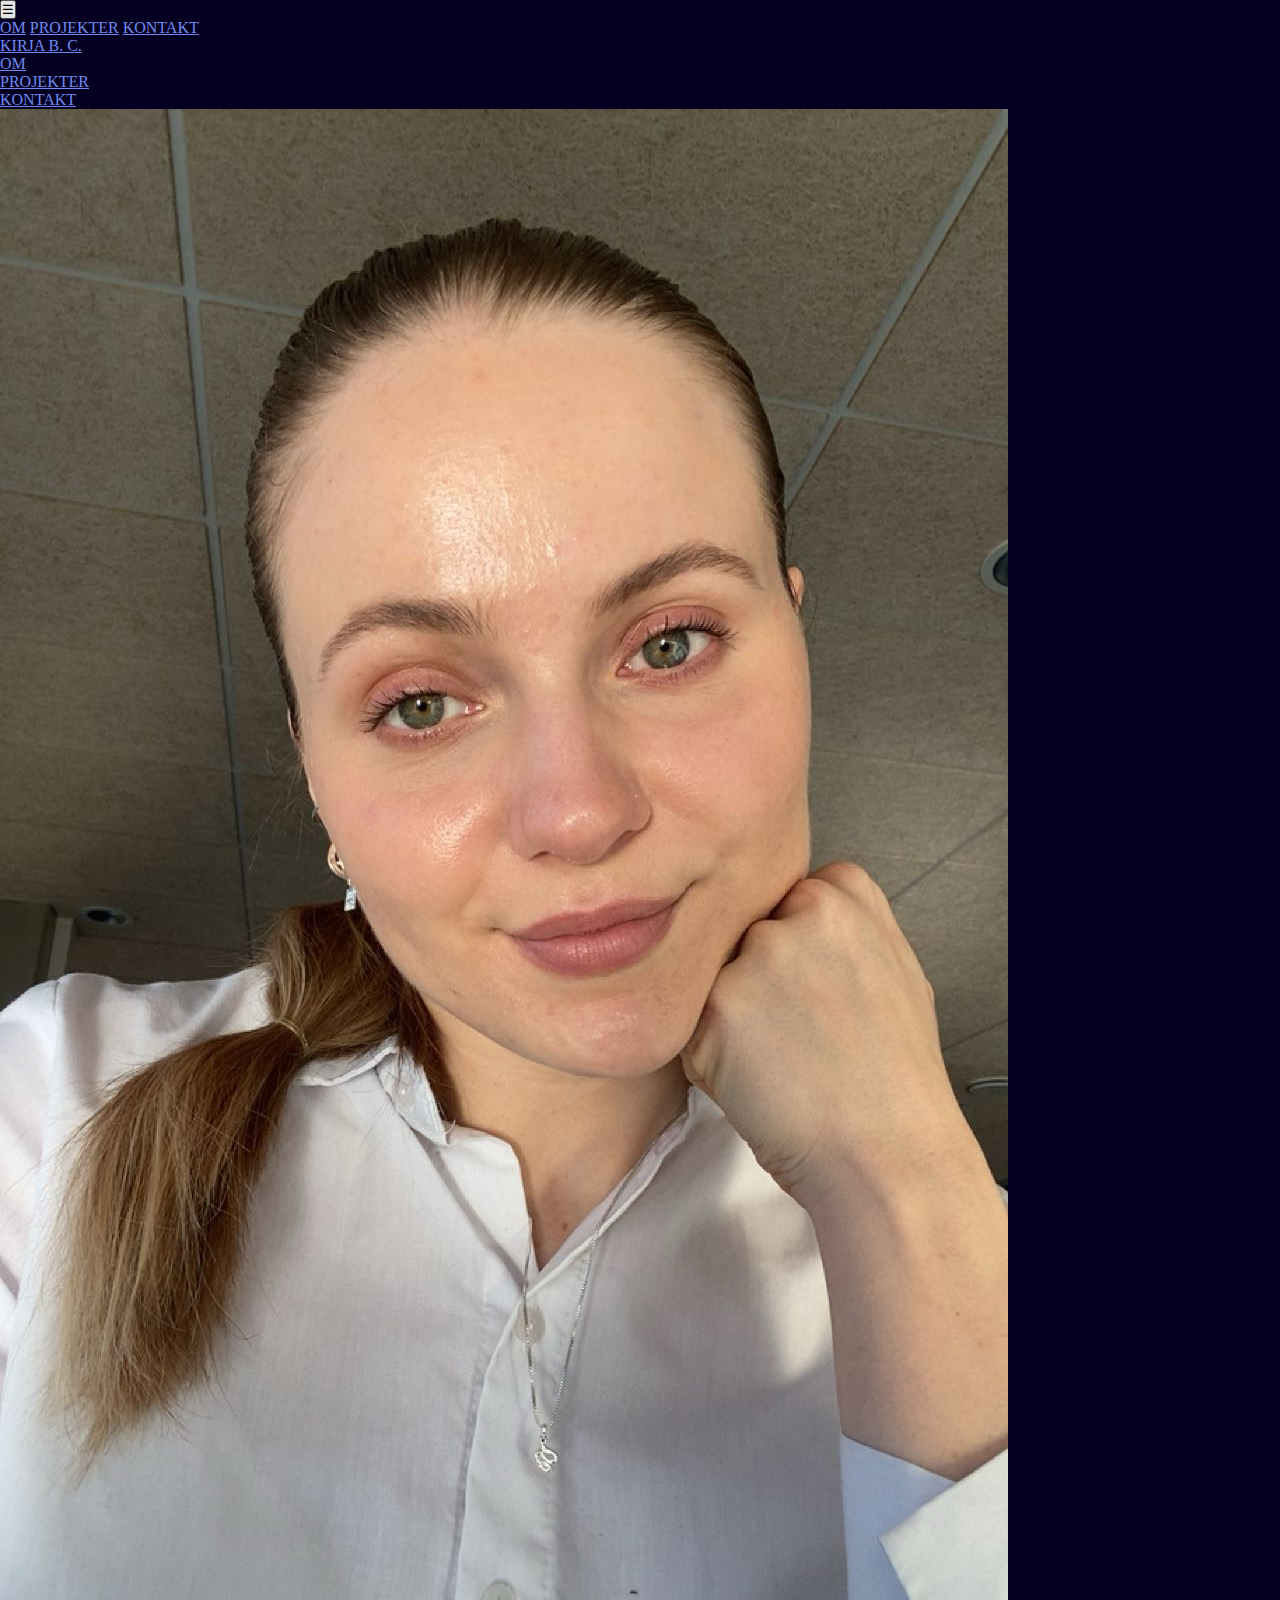
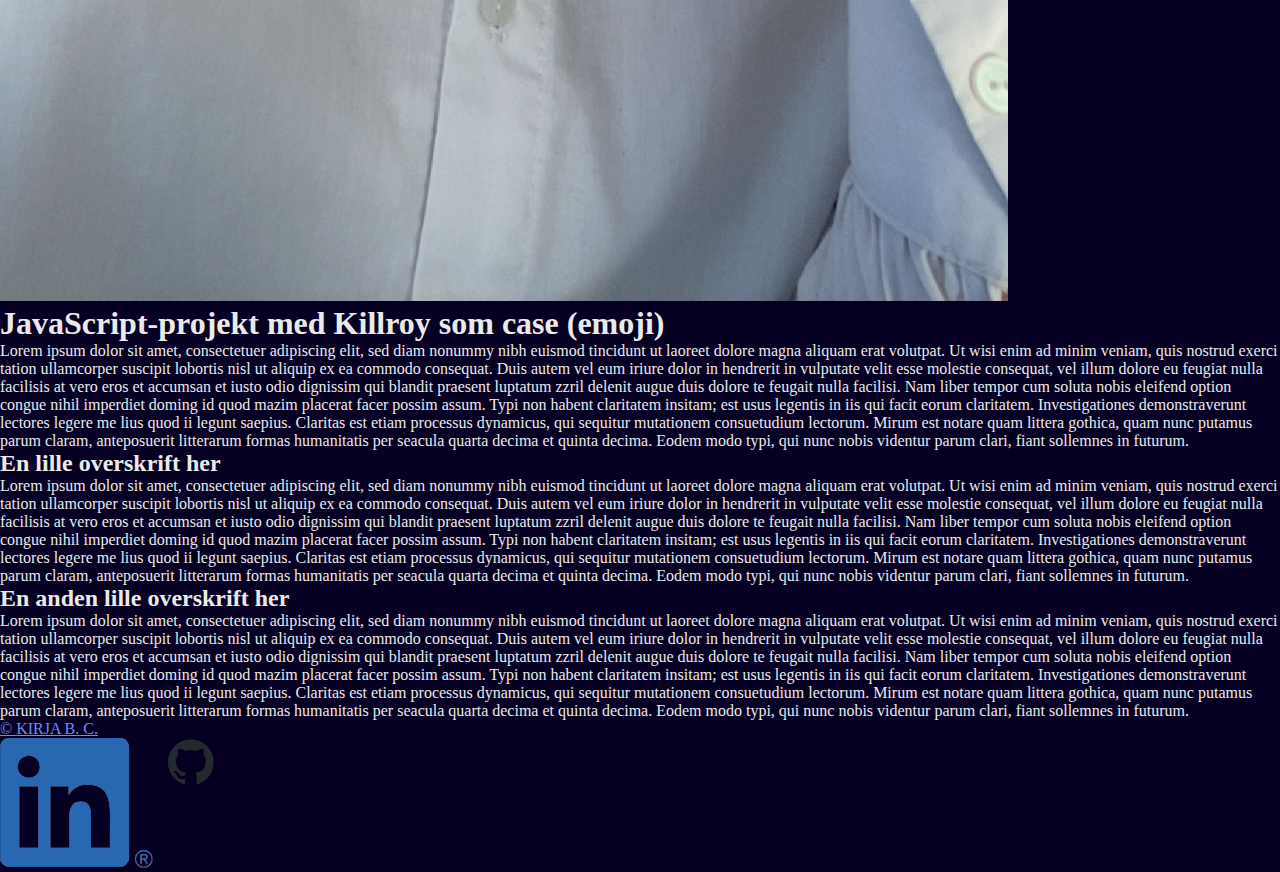
<file: killroy.html>
<!DOCTYPE html>
<html lang="da">
<head>
    <meta charset="UTF-8">
    <meta name="viewport" content="width=device-width, initial-scale=1.0">
    <title>KIRJA B. C.</title>
    <link rel="stylesheet" href="scss/style.css">
    <link rel="preconnect" href="https://fonts.googleapis.com">
    <link rel="preconnect" href="https://fonts.gstatic.com" crossorigin>
    <link href="https://fonts.googleapis.com/css2?family=Inter:ital,opsz,wght@0,14..32,100..900;1,14..32,100..900&family=Sometype+Mono:ital,wght@0,400..700;1,400..700&display=swap" rel="stylesheet">
</head>
<body>
    <header>
        <div class="header__top">
            <button class="burger-menu" onclick="openNav(0)">☰</button>
            <div id="burger__menu--list">
                <a href="om.html">OM</a>
                <a href="projekter.html">PROJEKTER</a>
                <a href="kontakt.html">KONTAKT</a>
            </div>
            <div class="header__logo">
                <a href="index.html" class="logo__link">
                <div class="header__logo--name">KIRJA B. C.</div>
                </a>
            </div>
            <nav>
                <ul class="nav__list">
                    <li class="nav__item"><a href="om.html">OM</a></li>
                    <li class="nav__item"><a href="projekter.html">PROJEKTER</a></li>
                    <li class="nav__item"><a href="kontakt.html">KONTAKT</a></li>
                </ul>
            </nav>
        </div>
    </header>
        <div class="killroy__picture">
            <img src="images/me.JPG" alt="billede af Kirja, der kigger ligefrem og smiler">
        </div>
        <div class="killroy__text">
            <h1 class="killroy__text--title">JavaScript-projekt med Killroy som case (emoji)</h1>
            <div class="killroy__text--p">
                <p>Lorem ipsum dolor sit amet, consectetuer adipiscing elit, sed diam nonummy nibh euismod tincidunt ut laoreet dolore magna aliquam erat volutpat.
                Ut wisi enim ad minim veniam, quis nostrud exerci tation ullamcorper suscipit lobortis nisl ut aliquip ex ea commodo consequat. Duis autem vel eum iriure dolor in hendrerit in vulputate velit esse molestie consequat, 
                vel illum dolore eu feugiat nulla facilisis at vero eros et accumsan et iusto odio dignissim qui blandit praesent luptatum zzril delenit augue duis dolore te feugait nulla facilisi. Nam liber tempor cum soluta nobis 
                eleifend option congue nihil imperdiet doming id quod mazim placerat facer possim assum. Typi non habent claritatem insitam; est usus legentis in iis qui facit eorum claritatem. Investigationes demonstraverunt lectores 
                legere me lius quod ii legunt saepius. Claritas est etiam processus dynamicus, qui sequitur mutationem consuetudium lectorum. Mirum est notare quam littera gothica, quam nunc putamus parum claram, anteposuerit litterarum 
                formas humanitatis per seacula quarta decima et quinta decima. Eodem modo typi, qui nunc nobis videntur parum clari, fiant sollemnes in futurum.
                </p>
            </div>
            <h2>En lille overskrift her</h2>
            <p class="killroy__text--experience">
                Lorem ipsum dolor sit amet, consectetuer adipiscing elit, sed diam nonummy nibh euismod tincidunt ut laoreet dolore magna aliquam erat volutpat.
                Ut wisi enim ad minim veniam, quis nostrud exerci tation ullamcorper suscipit lobortis nisl ut aliquip ex ea commodo consequat. Duis autem vel eum iriure dolor in hendrerit in vulputate velit esse molestie consequat, 
                vel illum dolore eu feugiat nulla facilisis at vero eros et accumsan et iusto odio dignissim qui blandit praesent luptatum zzril delenit augue duis dolore te feugait nulla facilisi. Nam liber tempor cum soluta nobis 
                eleifend option congue nihil imperdiet doming id quod mazim placerat facer possim assum. Typi non habent claritatem insitam; est usus legentis in iis qui facit eorum claritatem. Investigationes demonstraverunt lectores 
                legere me lius quod ii legunt saepius. Claritas est etiam processus dynamicus, qui sequitur mutationem consuetudium lectorum. Mirum est notare quam littera gothica, quam nunc putamus parum claram, anteposuerit litterarum 
                formas humanitatis per seacula quarta decima et quinta decima. Eodem modo typi, qui nunc nobis videntur parum clari, fiant sollemnes in futurum.
            </p>

            <h2>En anden lille overskrift her</h2>
            <p class="killroy__text--other">
                Lorem ipsum dolor sit amet, consectetuer adipiscing elit, sed diam nonummy nibh euismod tincidunt ut laoreet dolore magna aliquam erat volutpat.
                Ut wisi enim ad minim veniam, quis nostrud exerci tation ullamcorper suscipit lobortis nisl ut aliquip ex ea commodo consequat. Duis autem vel eum iriure dolor in hendrerit in vulputate velit esse molestie consequat, 
                vel illum dolore eu feugiat nulla facilisis at vero eros et accumsan et iusto odio dignissim qui blandit praesent luptatum zzril delenit augue duis dolore te feugait nulla facilisi. Nam liber tempor cum soluta nobis 
                eleifend option congue nihil imperdiet doming id quod mazim placerat facer possim assum. Typi non habent claritatem insitam; est usus legentis in iis qui facit eorum claritatem. Investigationes demonstraverunt lectores 
                legere me lius quod ii legunt saepius. Claritas est etiam processus dynamicus, qui sequitur mutationem consuetudium lectorum. Mirum est notare quam littera gothica, quam nunc putamus parum claram, anteposuerit litterarum 
                formas humanitatis per seacula quarta decima et quinta decima. Eodem modo typi, qui nunc nobis videntur parum clari, fiant sollemnes in futurum.
            </p>
        </div>

    <footer class="footer__container">
        <div class="footer__logo">
            <a href="index.html" class="logo__link">
            <div class="footer__logo--name">© KIRJA B. C.</div>
            </a>
        </div>
        <div class="footer__links">
            <a href="https://www.linkedin.com/in/kirja-banke-christensen-aa3407266" target="_blank" rel="noopener noreferrer" class="social__link--linkedin">
              <img src="images/li-logo.webp" alt="LinkedIn logo">
            </a>
            <a href="https://github.com/k1rja" target="_blank" rel="noopener noreferrer" class="social__link--github">
                <img src="images/github-mark.webp" alt="GitHub logo">
            </a>
        </div>

    </footer>
    
</body>
</html>
</file>
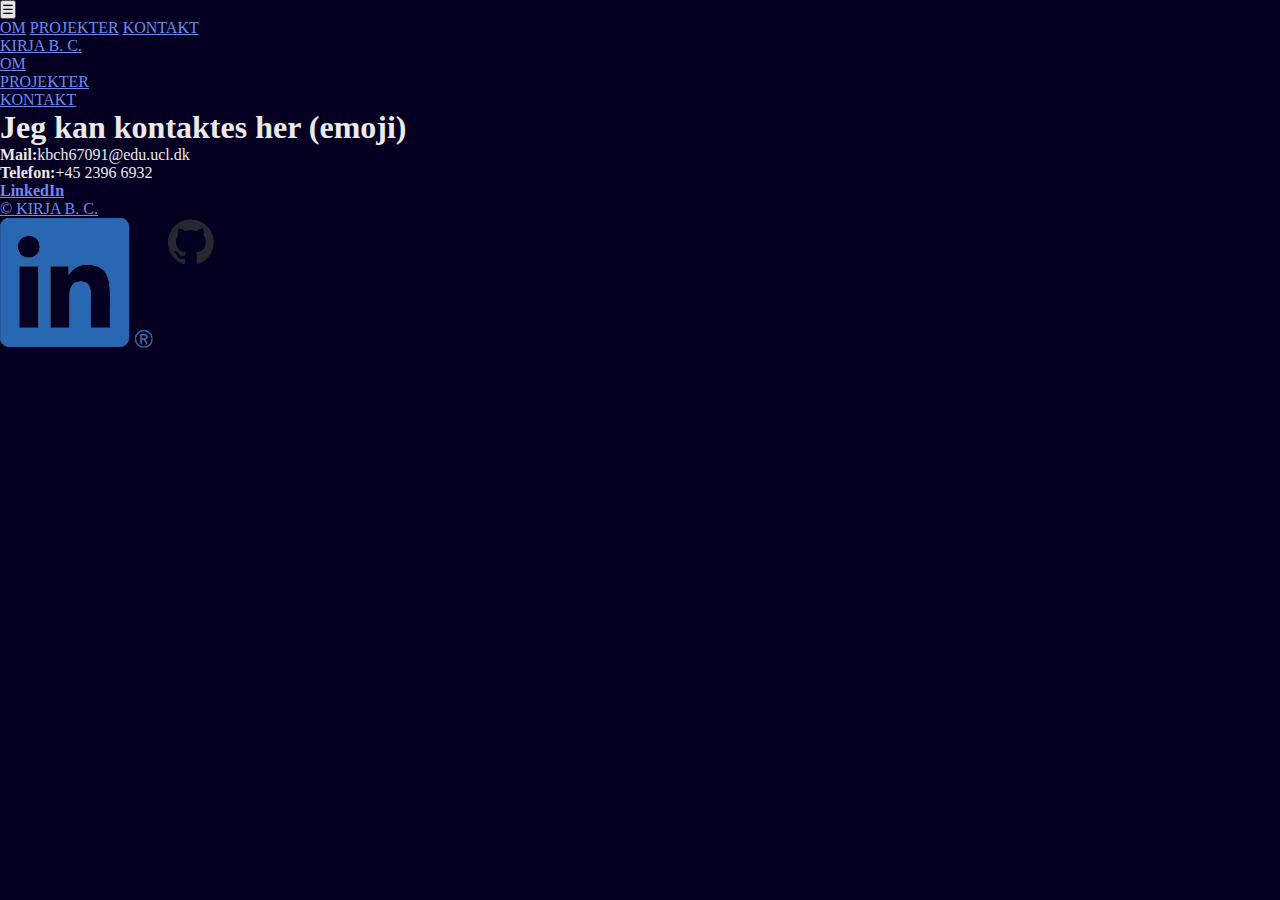
<file: kontakt.html>
<!DOCTYPE html>
<html lang="da">
<head>
    <meta charset="UTF-8">
    <meta name="viewport" content="width=device-width, initial-scale=1.0">
    <title>KIRJA B. C.</title>
    <link rel="stylesheet" href="scss/style.css">
    <link rel="preconnect" href="https://fonts.googleapis.com">
    <link rel="preconnect" href="https://fonts.gstatic.com" crossorigin>
    <link href="https://fonts.googleapis.com/css2?family=Inter:ital,opsz,wght@0,14..32,100..900;1,14..32,100..900&family=Sometype+Mono:ital,wght@0,400..700;1,400..700&display=swap" rel="stylesheet">
</head>
<body>
    <header>
        <div class="header__top">
            <button class="burger-menu" onclick="openNav(0)">☰</button>
            <div id="burger__menu--list">
                <a href="om.html">OM</a>
                <a href="projekter.html">PROJEKTER</a>
                <a href="kontakt.html">KONTAKT</a>
            </div>
            <div class="header__logo">
                <a href="index.html" class="logo__link">
                <div class="header__logo--name">KIRJA B. C.</div>
                </a>
            </div>
            <nav>
                <ul class="nav__list">
                    <li class="nav__item"><a href="om.html">OM</a></li>
                    <li class="nav__item"><a href="projekter.html">PROJEKTER</a></li>
                    <li class="nav__item"><a href="kontakt.html">KONTAKT</a></li>
                </ul>
            </nav>
        </div>
    </header>
    <div class="contact__info">
        <h1 class="contact__info--title">Jeg kan kontaktes her (emoji)</h1>
        <p><strong>Mail:</strong>kbch67091@edu.ucl.dk</p>
        <p><strong>Telefon:</strong>+45 2396 6932</p>
        <a href="https://www.linkedin.com/in/kirja-banke-christensen-aa3407266" target="_blank" rel="noopener noreferrer" class="social__link--linkedin"><strong>LinkedIn</strong></a>
    </div>


    <footer class="footer__container">
        <div class="footer__logo">
            <a href="index.html" class="logo__link">
            <div class="footer__logo--name">© KIRJA B. C.</div>
            </a>
        </div>
        <div class="footer__links">
            <a href="https://www.linkedin.com/in/kirja-banke-christensen-aa3407266" target="_blank" rel="noopener noreferrer" class="social__link--linkedin">
              <img src="images/li-logo.webp" alt="LinkedIn logo">
            </a>
            <a href="https://github.com/k1rja" target="_blank" rel="noopener noreferrer" class="social__link--github">
                <img src="images/github-mark.webp" alt="GitHub logo">
            </a>
        </div>

    </footer>
    
</body>
</html>
</file>
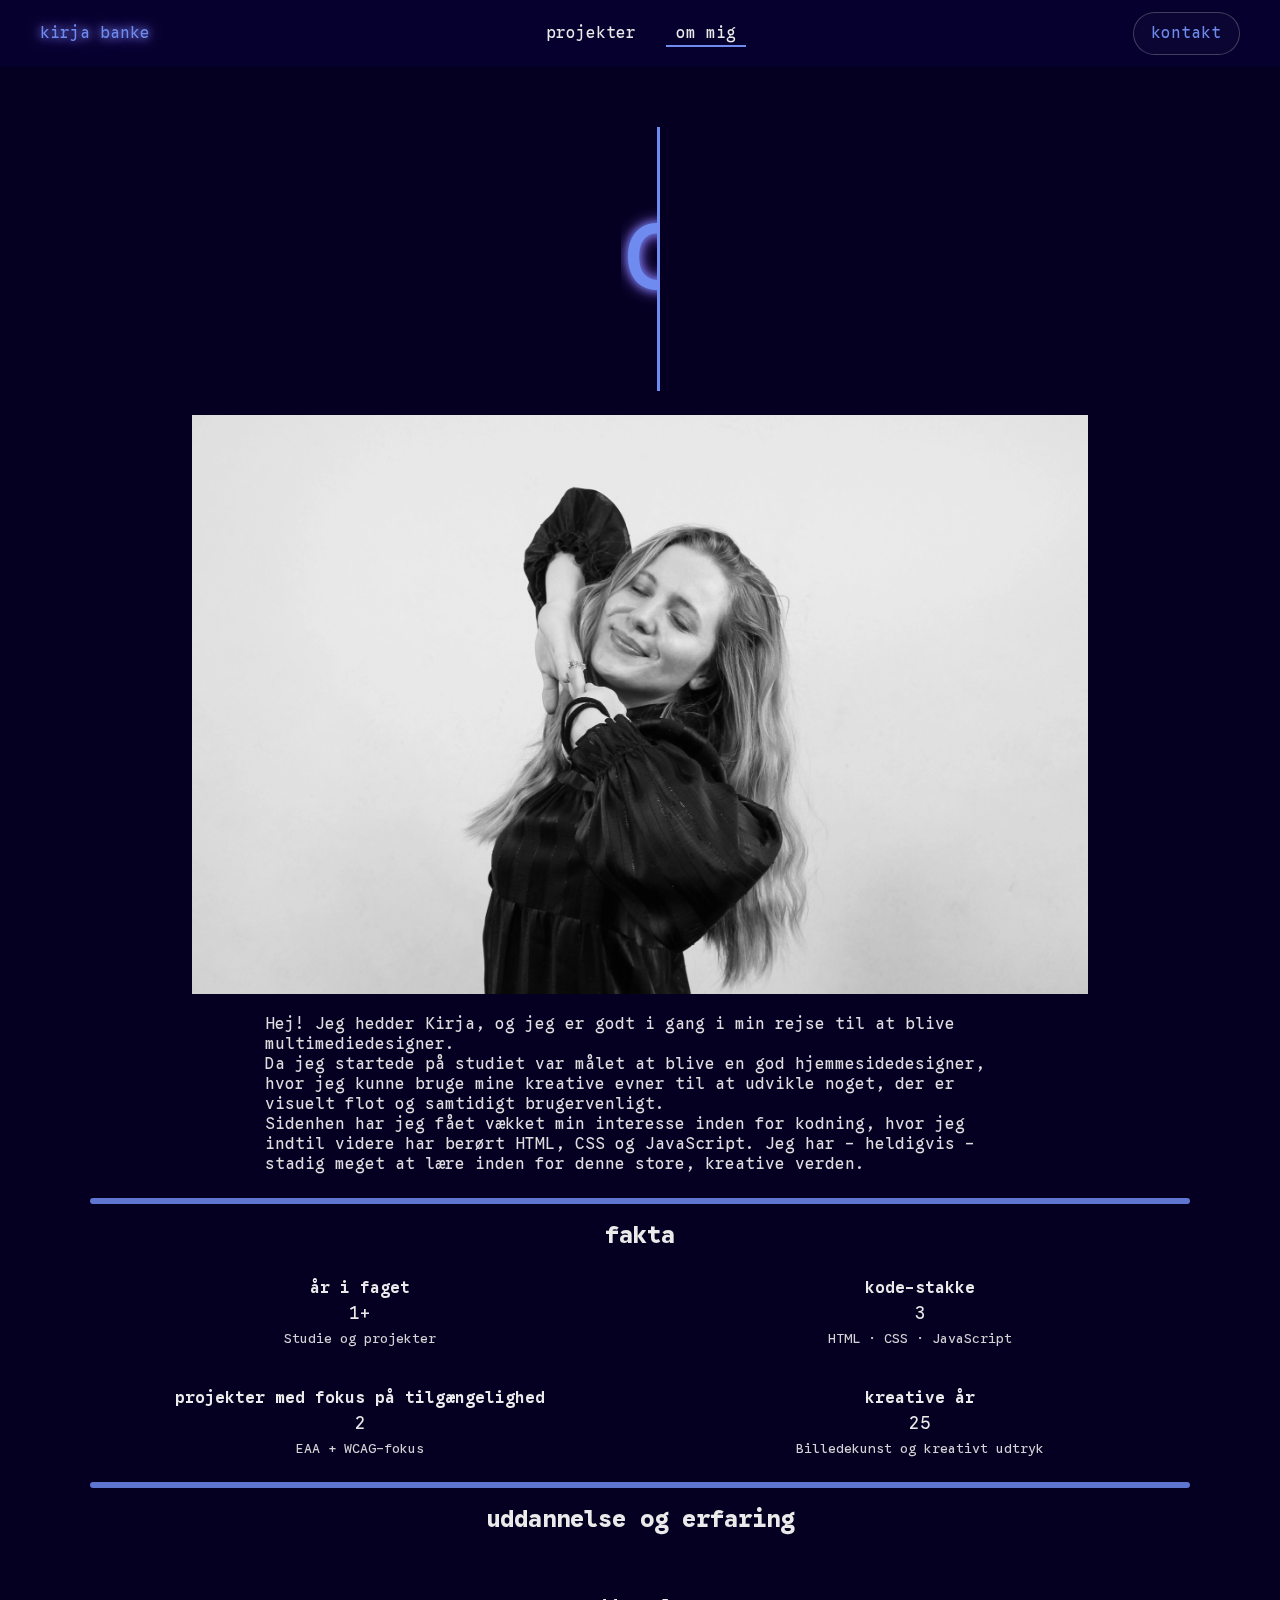
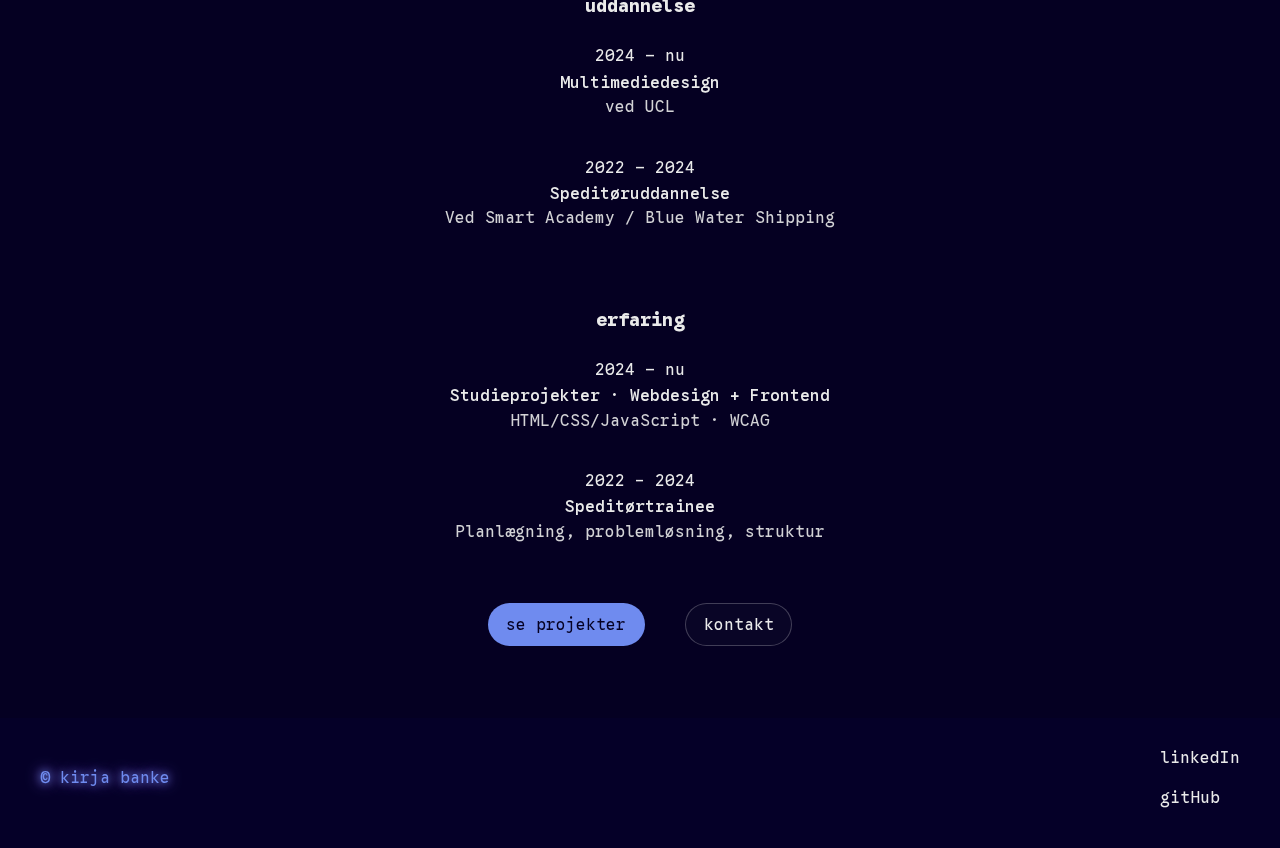
<file: om.html>
<!DOCTYPE html>
<html lang="da">
<head>
  <meta charset="UTF-8" />
  <meta name="viewport" content="width=device-width, initial-scale=1.0"/>
  <title>kirja banke</title>
  <link rel="icon" href="/favicon.ico" sizes="any">
  <link rel="icon" type="image/png" sizes="32x32" href="/icons/favicon-32x32.png?v=3">
  <link rel="icon" type="image/png" sizes="16x16" href="/icons/favicon-16x16.png?v=3">
  <link rel="apple-touch-icon" sizes="180x180" href="/icons/apple-touch-icon.png?v=3">
  <link rel="icon" type="image/webp" href="/icons/kikon.webp?v=3">
  <link rel="icon" type="image/png" sizes="192x192" href="/icons/android-chrome-192x192.png?v=3">
  <link rel="icon" type="image/png" sizes="512x512" href="/icons/android-chrome-512x512.png?v=3">

  <link rel="preconnect" href="https://fonts.googleapis.com">
  <link rel="preconnect" href="https://fonts.gstatic.com" crossorigin>
  <link href="https://fonts.googleapis.com/css2?family=Google+Sans+Code:ital,wght@0,300..800;1,300..800&display=swap" rel="stylesheet">
  <link rel="stylesheet" href="/css/style.css"/>
  <script src="/main.js" defer></script>
</head>
<body>

  <header class="site-header">
        <div class="header__top">
            <a class="logo__link" href="/"><strong class="logo glow-text">kirja banke</strong></a>

            <nav class="nav-center">
                <ul class="nav__list">
                    <li class="nav__item"><a href="/projekter">projekter</a></li>
                    <li class="nav__item"><a href="/om">om mig</a></li>
                    
                </ul>
            </nav>

            <div class="nav-right">
                <a class="btn btn--ghost contact-link" href="kontakt">kontakt</a>
                <button class="burger glow-text" aria-label="Åbn menu" onclick="toggleMenu()">☰</button>

                 <!-- mobil dropdown -->
                <nav class="nav__dropdown">
                    <a href="/om">om mig</a>
                    <a href="/projekter">projekter</a>
                    <a href="/kontakt">kontakt</a>
                </nav>
            </div>
        </div>

  </header>

  <main>
    <section class="hero__container">
      <h1 class="hero__title glow-text typewriter"
          style="--ch: 6.2ch; --steps: 6; --dur: 2.2s;">
          om mig
      </h1>
    </section>

    <div class="about">
      <div class="section__inner">
        <img class="about__picture" src="images/pic4-1.webp" alt="Kirja, en multimediedesignerstuderende, der står og smiler">
    
        <p class="about__lead">
          Hej! Jeg hedder Kirja, og jeg er godt i gang i min rejse til at blive multimediedesigner. <br>
          Da jeg startede på studiet var målet at blive en god hjemmesidedesigner, 
          hvor jeg kunne bruge mine kreative evner til at udvikle noget, der er visuelt flot og samtidigt brugervenligt. 
          <br>Sidenhen har jeg fået vækket min interesse inden for kodning, hvor jeg indtil videre har berørt HTML, CSS og JavaScript. Jeg har - heldigvis - stadig meget at lære inden for denne store, kreative verden.
        <section class="facts" aria-labelledby="facts-title">
          <h2 id="facts-title" class="facts__heading">fakta</h2>
    
          <dl class="facts__list"> 
            <div class="facts__item">
              <dt class="facts__label">år i faget</dt>
              <dd class="facts__value">1+</dd>
              <dd class="facts__hint"><small>Studie og projekter</small></dd>
            </div>
    
            <div class="facts__item">
              <dt class="facts__label">kode-stakke</dt>
              <dd class="facts__value">3</dd>
              <dd class="facts__hint"><small>HTML · CSS · JavaScript</small></dd>
            </div>
    
            <div class="facts__item">
              <dt class="facts__label">projekter med fokus på tilgængelighed</dt>
              <dd class="facts__value">2</dd>
              <dd class="facts__hint"><small>EAA + WCAG-fokus</small></dd>
            </div>
    
            <div class="facts__item">
              <dt class="facts__label">kreative år</dt>
              <dd class="facts__value">25</dd>
              <dd class="facts__hint"><small>Billedekunst og kreativt udtryk</small></dd>
            </div>
          </dl>
        </section>
    
        <section class="experience" aria-labelledby="xp-title">
          <h2 id="xp-title" class="experience__heading">uddannelse og erfaring</h2>
    
          <div class="experience__grid">
            <div class="experience__col">
              <h3 class="experience__subheading">uddannelse</h3>
              <ul class="experience__list" aria-label="Uddannelse">
                <li class="experience__item">
                  <span class="experience__time">2024 – nu</span>
                  <span class="experience__role">Multimediedesign</span>
                  <span class="experience__org">ved UCL</span>
                </li>

                <li class="experience__item">
                  <span class="experience__time">2022 – 2024</span>
                  <span class="experience__role">Speditøruddannelse</span>
                  <span class="experience__org">Ved Smart Academy / Blue Water Shipping</span>
                </li>
              </ul>
            </div>
  
            <div class="experience__col">
              <h3 class="experience__subheading">erfaring</h3>
              <ul class="experience__list" aria-label="Erfaring">
                <li class="experience__item">
                  <span class="experience__time">2024 – nu</span>
                  <span class="experience__role">Studieprojekter · Webdesign + Frontend</span>
                  <span class="experience__org">HTML/CSS/JavaScript · WCAG</span>
                </li>
                <li class="experience__item">
                  <span class="experience__time">2022 - 2024</span>
                  <span class="experience__role">Speditørtrainee</span>
                  <span class="experience__org">Planlægning, problemløsning, struktur</span>
                </li>
              </ul>
            </div>
          </div>
        </section>

        <div class="ctas">
          <a class="btn btn--primary" href="/projekter">se projekter</a>
          <a class="btn btn--ghost" href="/kontakt">kontakt</a>
        </div>
      </div>
    </div>
  </main>

  <footer class="site-footer">
    <span class="footer__logo">© kirja banke</span>
    <div class="footer__links">
      <a href="https://www.linkedin.com/in/kirja-banke-christensen-aa3407266" target="_blank">linkedIn</a>
      <a href="https://github.com/k1rja" target="_blank">gitHub</a>
    </div>
  </footer>
</body>
</html>
</file>
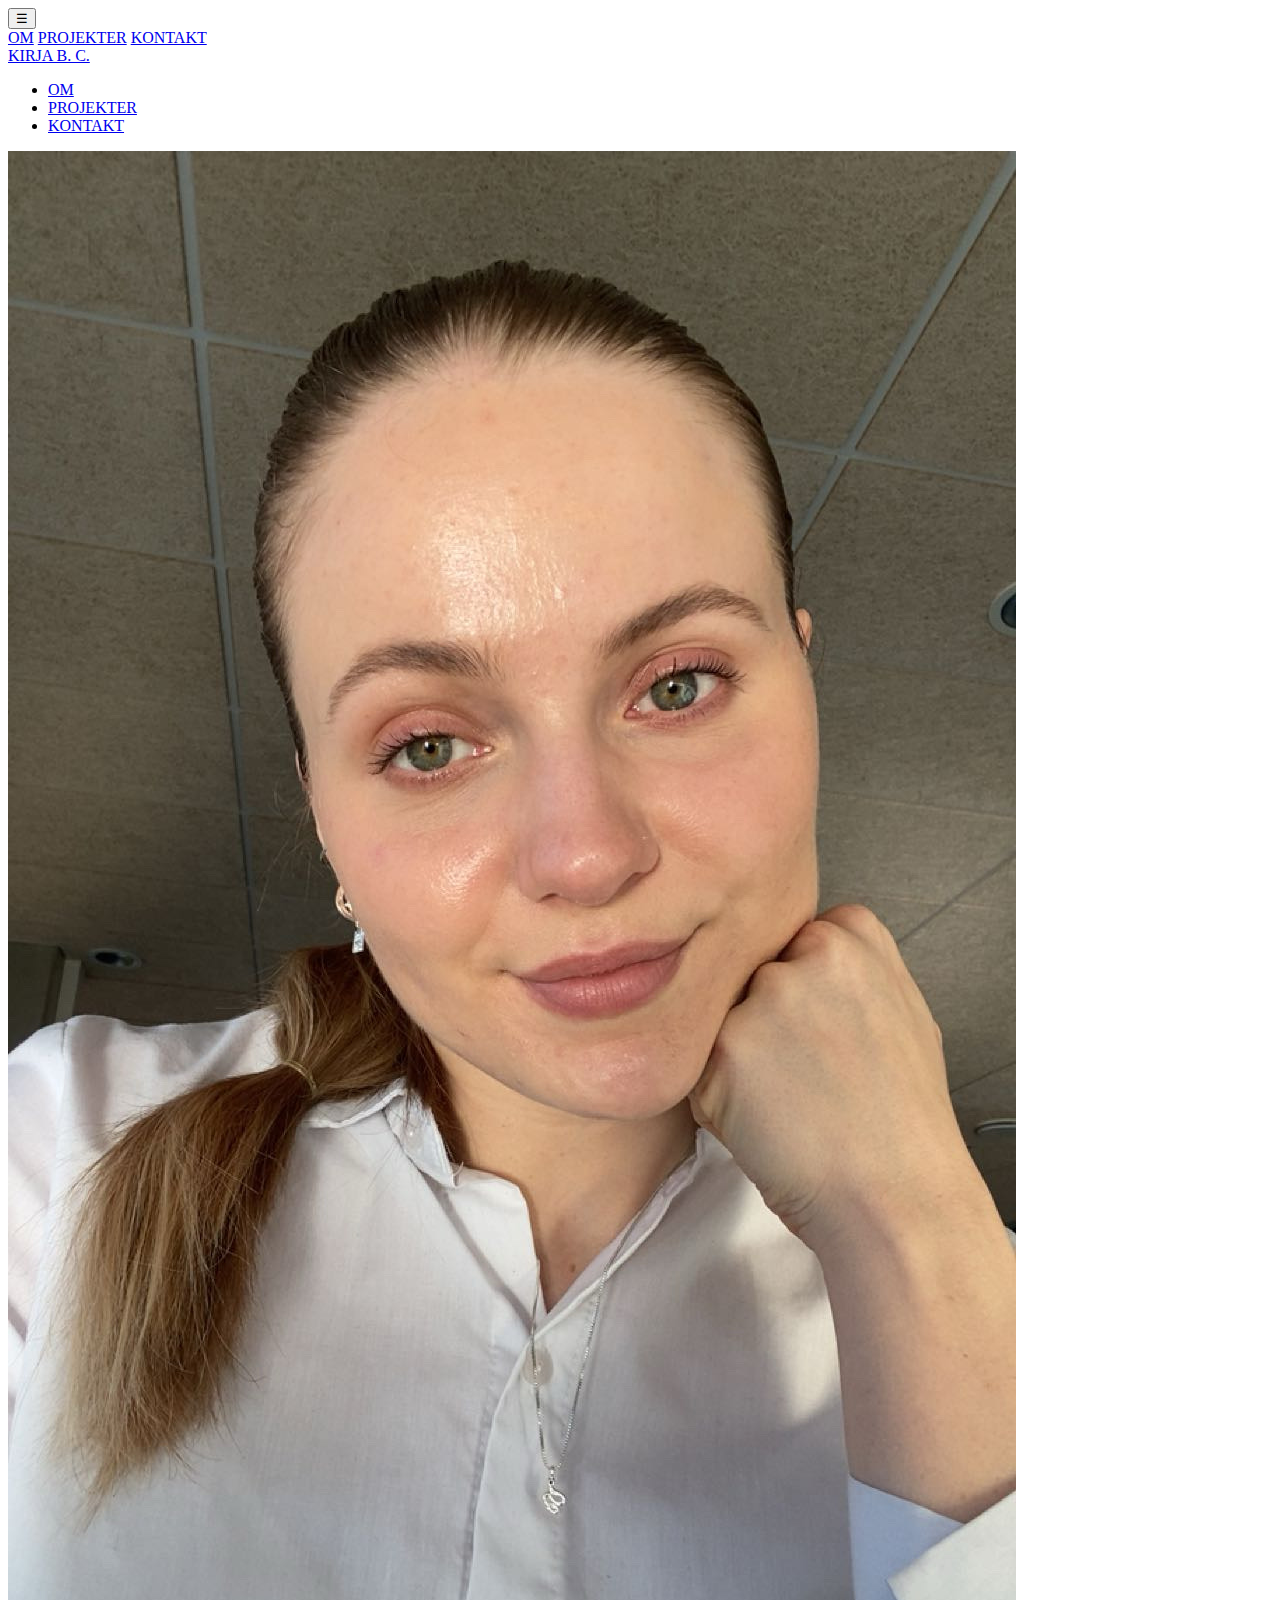
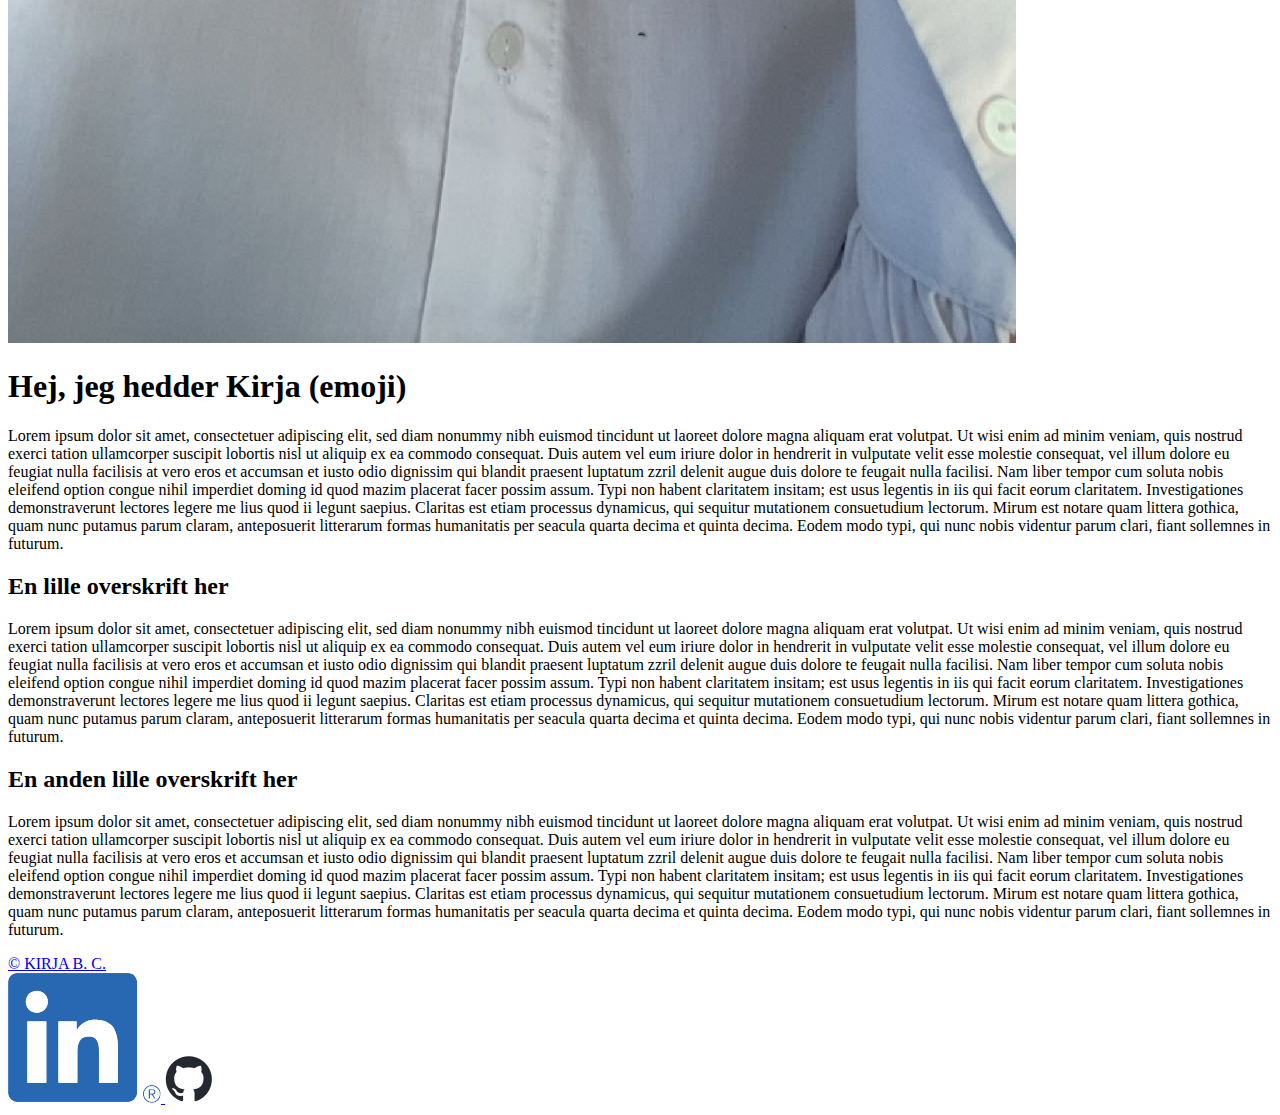
<file: pentool.html>
<!DOCTYPE html>
<html lang="da">
<head>
    <meta charset="UTF-8">
    <meta name="viewport" content="width=device-width, initial-scale=1.0">
    <title>KIRJA B. C.</title>
</head>
<body>
    <header>
        <div class="header__top">
            <button class="burger-menu" onclick="openNav(0)">☰</button>
            <div id="burger__menu--list">
                <a href="om.html">OM</a>
                <a href="projekter.html">PROJEKTER</a>
                <a href="kontakt.html">KONTAKT</a>
            </div>
            <div class="header__logo">
                <a href="index.html" class="logo__link">
                <div class="header__logo--name">KIRJA B. C.</div>
                </a>
            </div>
            <nav>
                <ul class="nav__list">
                    <li class="nav__item"><a href="om.html">OM</a></li>
                    <li class="nav__item"><a href="projekter.html">PROJEKTER</a></li>
                    <li class="nav__item"><a href="kontakt.html">KONTAKT</a></li>
                </ul>
            </nav>
        </div>
    </header>
        <div class="pentool__picture">
            <img src="images/me.JPG" alt="billede af Kirja, der kigger ligefrem og smiler">
        </div>
        <div class="pentool__text">
            <h1 class="pentool__text--title">Hej, jeg hedder Kirja (emoji)</h1>
            <div class="pentool__text--p">
                <p>Lorem ipsum dolor sit amet, consectetuer adipiscing elit, sed diam nonummy nibh euismod tincidunt ut laoreet dolore magna aliquam erat volutpat.
                Ut wisi enim ad minim veniam, quis nostrud exerci tation ullamcorper suscipit lobortis nisl ut aliquip ex ea commodo consequat. Duis autem vel eum iriure dolor in hendrerit in vulputate velit esse molestie consequat, 
                vel illum dolore eu feugiat nulla facilisis at vero eros et accumsan et iusto odio dignissim qui blandit praesent luptatum zzril delenit augue duis dolore te feugait nulla facilisi. Nam liber tempor cum soluta nobis 
                eleifend option congue nihil imperdiet doming id quod mazim placerat facer possim assum. Typi non habent claritatem insitam; est usus legentis in iis qui facit eorum claritatem. Investigationes demonstraverunt lectores 
                legere me lius quod ii legunt saepius. Claritas est etiam processus dynamicus, qui sequitur mutationem consuetudium lectorum. Mirum est notare quam littera gothica, quam nunc putamus parum claram, anteposuerit litterarum 
                formas humanitatis per seacula quarta decima et quinta decima. Eodem modo typi, qui nunc nobis videntur parum clari, fiant sollemnes in futurum.
                </p>
            </div>
            <h2>En lille overskrift her</h2>
            <p class="pentool__text--experience">
                Lorem ipsum dolor sit amet, consectetuer adipiscing elit, sed diam nonummy nibh euismod tincidunt ut laoreet dolore magna aliquam erat volutpat.
                Ut wisi enim ad minim veniam, quis nostrud exerci tation ullamcorper suscipit lobortis nisl ut aliquip ex ea commodo consequat. Duis autem vel eum iriure dolor in hendrerit in vulputate velit esse molestie consequat, 
                vel illum dolore eu feugiat nulla facilisis at vero eros et accumsan et iusto odio dignissim qui blandit praesent luptatum zzril delenit augue duis dolore te feugait nulla facilisi. Nam liber tempor cum soluta nobis 
                eleifend option congue nihil imperdiet doming id quod mazim placerat facer possim assum. Typi non habent claritatem insitam; est usus legentis in iis qui facit eorum claritatem. Investigationes demonstraverunt lectores 
                legere me lius quod ii legunt saepius. Claritas est etiam processus dynamicus, qui sequitur mutationem consuetudium lectorum. Mirum est notare quam littera gothica, quam nunc putamus parum claram, anteposuerit litterarum 
                formas humanitatis per seacula quarta decima et quinta decima. Eodem modo typi, qui nunc nobis videntur parum clari, fiant sollemnes in futurum.
            </p>

            <h2>En anden lille overskrift her</h2>
            <p class="pentool__text--other">
                Lorem ipsum dolor sit amet, consectetuer adipiscing elit, sed diam nonummy nibh euismod tincidunt ut laoreet dolore magna aliquam erat volutpat.
                Ut wisi enim ad minim veniam, quis nostrud exerci tation ullamcorper suscipit lobortis nisl ut aliquip ex ea commodo consequat. Duis autem vel eum iriure dolor in hendrerit in vulputate velit esse molestie consequat, 
                vel illum dolore eu feugiat nulla facilisis at vero eros et accumsan et iusto odio dignissim qui blandit praesent luptatum zzril delenit augue duis dolore te feugait nulla facilisi. Nam liber tempor cum soluta nobis 
                eleifend option congue nihil imperdiet doming id quod mazim placerat facer possim assum. Typi non habent claritatem insitam; est usus legentis in iis qui facit eorum claritatem. Investigationes demonstraverunt lectores 
                legere me lius quod ii legunt saepius. Claritas est etiam processus dynamicus, qui sequitur mutationem consuetudium lectorum. Mirum est notare quam littera gothica, quam nunc putamus parum claram, anteposuerit litterarum 
                formas humanitatis per seacula quarta decima et quinta decima. Eodem modo typi, qui nunc nobis videntur parum clari, fiant sollemnes in futurum.
            </p>
        </div>

    <footer class="footer__container">
        <div class="footer__logo">
            <a href="index.html" class="logo__link">
            <div class="footer__logo--name">© KIRJA B. C.</div>
            </a>
        </div>
        <div class="footer__links">
            <a href="https://www.linkedin.com/in/kirja-banke-christensen-aa3407266" target="_blank" rel="noopener noreferrer" class="social__link--linkedin">
              <img src="images/li-logo.webp" alt="LinkedIn logo">
            </a>
            <a href="https://github.com/k1rja" target="_blank" rel="noopener noreferrer" class="social__link--github">
                <img src="images/github-mark.webp" alt="GitHub logo">
            </a>
        </div>

    </footer>
    
</body>
</html>
</file>
<file: scss/style.css>
*{box-sizing:border-box;margin:0px;padding:0px}html,body{height:100%}body{display:flex;flex-direction:column;color:#eaeaea;font-family:Google Sans Code;background:#050022;min-height:100vh}main{flex:1 0 auto;padding-inline:clamp(16px,5vw,40px);padding-block:12px;padding-top:60px}a{color:#6f8bef}a:hover,a:focus-visible{text-decoration-thickness:2px}.btn{display:inline-flex;align-items:center;gap:.5rem;padding:.65rem 1.1rem;border-radius:999px;border:1px solid rgba(0,0,0,0);text-decoration:none}.btn--primary{background:#6f8bef;color:#050022}.btn--primary:hover,.btn--primary:focus-visible{box-shadow:0 0 18px #6f8bef}.btn--ghost{border-color:rgba(234,234,234,.25);color:#eaeaea;background:hsla(0,0%,100%,.02)}.btn--ghost:hover,.btn--ghost:focus-visible{border-color:#6f8bef;box-shadow:0 0 14px rgba(111,139,239,.6)}.glow-text{color:#6f8bef;text-shadow:0 0 8px #6f8bef,0 0 16px #9b6bff}.site-header{width:100%;position:sticky;top:0;-webkit-backdrop-filter:saturate(140%) blur(6px);backdrop-filter:saturate(140%) blur(6px)}.site-header .header__top{display:flex;justify-content:space-between;align-items:center;padding-inline:clamp(16px,5vw,40px);padding-block:12px}.site-header .header__top .logo__link{display:flex-start;text-decoration:none;color:#eaeaea}.site-header .header__top .logo__link:hover{color:#6f8bef}.site-header .header__top .logo__link .logo{font-family:Google Sans Code;font-weight:400;font-style:normal}.site-header .header__top .nav-center{justify-self:center;display:none}.site-header .header__top .nav-center .nav__list{display:flex;gap:20px;list-style:none;margin:0;padding:0}.site-header .header__top .nav-center .nav__list .nav__item a{text-decoration:none;color:#eaeaea;padding:6px 10px}.site-header .header__top .nav-center .nav__list .nav__item a:hover,.site-header .header__top .nav-center .nav__list .nav__item a:focus-visible{color:#6f8bef}.site-header .header__top .nav-center .nav__list .nav__item a.nav__link--active{border-bottom:2px solid #6f8bef;padding-bottom:2px}.site-header .header__top .nav-right{position:relative;justify-content:flex-end;display:flex;align-items:center;gap:10px}.site-header .header__top .nav-right .contact-link{display:none;color:#6f8bef}.site-header .header__top .nav-right .burger{display:flex;font-size:1.8rem;line-height:1;padding:6px;background:none;border:1px solid rgba(0,0,0,0);border-radius:10px;cursor:pointer}.site-header .header__top .nav-right .burger:hover,.site-header .header__top .nav-right .burger:focus-visible{border-color:#6f8bef;box-shadow:0 0 12px rgba(111,139,239,.5)}.site-header .header__top .nav-right .nav__dropdown{position:absolute;display:none;left:0;top:100%;transform:translateX(-50%);background:rgba(5,0,34,.96);border:1px solid hsla(0,0%,100%,.08);border-radius:14px;padding:0;margin-top:8px;max-width:min(90vw,340px)}.site-header .header__top .nav-right .nav__dropdown.is-open{display:block}.site-header .header__top .nav-right .nav__dropdown a{display:block;padding:12px 14px;border-radius:10px;text-decoration:none;color:#eaeaea}.site-header .header__top .nav-right .nav__dropdown a:hover{background:hsla(0,0%,100%,.06);color:#6f8bef}.hero__title{display:flex;font-family:Google Sans Code;font-weight:400;font-style:normal;overflow:hidden;white-space:nowrap;border-right:3px solid #6f8bef;width:0;animation:typing 2.5s steps(9, end) forwards,blink .7s step-end infinite}.typewriter{overflow:hidden;white-space:nowrap;border-right:3px solid #6f8bef;width:0;padding-bottom:.2em;line-height:2;animation:typing var(--dur, 2.4s) steps(var(--steps, 9), end) forwards,blink .7s step-end infinite}@keyframes typing{to{width:var(--ch, 9ch)}}@keyframes blink{from,to{border-color:rgba(0,0,0,0)}50%{border-color:#6f8bef}}.hero__title--projectes,.hero__title--contact{display:block;font-family:Google Sans Code;font-weight:400}.hero__tagline{padding-top:20px}.hero__ctas{display:flex;flex-direction:column;padding-top:60px;gap:20px;align-items:flex-start}.hero__ctas .btn{width:-moz-fit-content;width:fit-content;min-width:auto}.about{display:grid;gap:clamp(24px,3vw,40px);padding-top:24px}.about__picture{display:block;width:90vw;max-width:1100px;height:auto;max-inline-size:100%;border-radius:12px;margin:0 auto;-o-object-fit:cover;object-fit:cover}.about__lead{padding-top:20px;max-width:75ch;opacity:.95;margin-inline:auto;text-align:left}.about__section-heading{font-family:Google Sans Code;font-weight:400;font-size:clamp(22px,2.4vw,28px);letter-spacing:.02em;width:min(100%,1100px);margin-inline:auto;padding:12px 0 35px 0;border:none}.ctas{display:flex;flex-direction:column;padding-top:60px;gap:20px;align-items:flex-start}.ctas .btn{width:-moz-fit-content;width:fit-content;min-width:auto}.facts,.experience{position:relative;padding-top:24px}.facts::before,.experience::before{content:"";display:block;height:6px;background:#6f8bef;opacity:.85;border-radius:4px;width:min(100%,1100px);margin:0 auto 16px}.facts{text-align:center}.facts .facts__heading{margin-bottom:8px}.facts .facts__list{display:grid;grid-template-columns:repeat(2, minmax(0, 1fr));gap:clamp(12px,3vw,20px);width:min(100%,1100px);margin-inline:auto}.facts .facts__item{display:grid;gap:4px;justify-items:center;padding-top:20px}.facts .facts__label{font-weight:600}.facts .facts__value{font-size:1.1rem}.facts .facts__hint{opacity:.9}.experience{text-align:center}.experience .experience__heading{margin-bottom:10px}.experience .experience__grid{display:grid;gap:28px;width:min(100%,1100px);margin-inline:auto}.experience .experience__subheading{margin-bottom:8px;padding-top:50px}.experience .experience__list{list-style:none;margin:0;padding:0;display:grid;gap:18px}.experience .experience__item{line-height:1.4;padding-top:20px}.experience .experience__time,.experience .experience__role,.experience .experience__org{display:block}.experience .experience__role{margin-top:4px;font-weight:500}.experience .experience__org{margin-top:2px;opacity:.9}.projects{display:grid;gap:28px;margin-top:12px}.box{padding-top:12px;border-radius:4px}.box:not(:first-child)::before{content:"";display:block;height:6px;background:#6f8bef;opacity:.85;border-radius:4px;margin-bottom:16px}.box:last-child::after{content:"";display:block;height:6px;background:#6f8bef;opacity:.85;border-radius:4px;margin-top:35px}.box .content{display:grid;gap:12px}.box .content img,.box .content video{display:block;width:100%;height:auto;max-height:70vh;-o-object-fit:contain;object-fit:contain;border-radius:12px;margin-top:20px}.box .content video{overflow:hidden;clip-path:inset(0 round 12px)}.img-border{border:3px solid #fff;border-radius:12px;box-shadow:0 0 10px hsla(0,0%,100%,.3)}.box .text h2{color:#6f8bef;text-shadow:0 0 8px #6f8bef,0 0 16px #9b6bff;margin:0 0 6px;line-height:1.15;font-weight:400;font-style:normal}.box .text p{margin:0;line-height:1.5;opacity:.95}.left-box,.right-box{background:rgba(0,0,0,0);color:inherit}.contact-details{margin-top:clamp(32px,5vw,60px);text-align:center;max-width:60ch;margin-inline:auto}.contact-details .contact-info,.contact-details .contact-line{line-height:1.6;font-size:1rem;margin-bottom:12px}.contact-details .contact-info__link{color:#6f8bef;text-decoration:none;font-weight:500;transition:color .2s ease,text-shadow .2s ease}.contact-details .contact-info__link:hover,.contact-details .contact-info__link:focus-visible{text-decoration:underline;text-underline-offset:2px;text-shadow:0 0 8px #6f8bef,0 0 16px rgba(111,139,239,.6)}.lightbox{position:fixed;inset:0;background:rgba(0,0,0,.85);display:none;justify-content:center;align-items:center}.lightbox .lightbox__content{max-width:90%;max-height:80%}.lightbox .lightbox__content img,.lightbox .lightbox__content video{width:100%;height:auto;border-radius:10px;box-shadow:0 0 20px hsla(0,0%,100%,.2)}.lightbox .lightbox__close{position:absolute;top:20px;right:30px;color:#6f8bef,0 0 16px rgba(111,139,239,.6);font-size:2rem;cursor:pointer}.site-footer{display:flex;flex-direction:column;align-items:flex-start;gap:20px;padding-inline:clamp(16px,5vw,40px);padding-bottom:40px;-webkit-backdrop-filter:saturate(120%) blur(10px);backdrop-filter:saturate(120%) blur(10px)}.site-footer .footer__logo{color:#6f8bef;text-shadow:0 0 8px #6f8bef,0 0 16px #9b6bff;padding-top:30px}.site-footer .footer__links{display:flex;flex-direction:column;gap:20px;padding-top:30px}.site-footer .footer__links a{text-decoration:none;color:#eaeaea;position:relative}.site-footer .footer__links a:hover{color:#6f8bef}.site-footer .footer__links a::after{content:"";position:absolute}.site-footer .footer__links a:hover::after,.site-footer .footer__links a:focus-visible::after{width:100%}.site-footer .footer__links a:visited,.site-footer .footer__links a:focus,.site-footer .footer__links a:active{color:#eaeaea}@media(min-width: 600px){.site-header .header__top .nav-center{display:flex}.site-header .header__top .nav-right .contact-link{display:inline-flex}.site-header .header__top .nav-right .burger{display:none}.site-header .header__top .nav-right .nav__dropdown{display:none}.hero__container{padding-inline:clamp(24px,6vw,60px);display:flex;flex-direction:column;align-items:center;text-align:center}.hero__container .hero__title{font-size:clamp(60px,10vw,120px)}.hero__container .hero__tagline{font-size:clamp(16px,1.8vw,18px);opacity:.9}.hero__container .hero__ctas{display:flex;flex-direction:row;justify-content:center;gap:30px;flex-wrap:wrap}.facts{grid-template-columns:repeat(2, 1fr)}.ctas{display:flex;flex-direction:row;padding:60px 0 60px 0;gap:40px;justify-content:center}.box .content{display:grid;grid-template-columns:1fr 1fr;align-items:center;gap:28px;border-radius:8px}.left-box .content img,.left-box .content video{order:1}.left-box .content .text{order:2;text-align:left}.right-box .content img,.right-box .content video{order:2}.right-box .content .text{order:1}.site-footer{display:flex;flex-direction:row;justify-content:space-between;padding-bottom:40px;margin-top:auto}.site-footer .footer__links{display:flex;justify-content:flex-end;gap:20px}.site-footer .footer__links a{text-decoration:none;color:#eaeaea;position:relative}.site-footer .footer__links a:hover{color:#6f8bef}.site-footer .footer__links a::after{content:"";position:absolute;transition:width .25s}.site-footer .footer__links a:hover::after,.site-footer .footer__links a:focus-visible::after{width:100%}.site-footer .footer__links a:visited,.site-footer .footer__links a:focus,.site-footer .footer__links a:active{color:#eaeaea}}@media(min-width: 1024px){.hero__container{display:flex;flex-direction:column;align-items:center;justify-content:center}.hero__container .hero__title{grid-column:1/-1}.hero__container .hero__tagline{grid-column:1}.hero__container .facts{grid-template-columns:repeat(4, 1fr)}.hero__container .experience,.hero__container .xp{grid-template-columns:1fr 1fr;align-items:start}.hero__container .hero__ctas{grid-column:1}.about__picture{width:70vw}.about__lead{max-width:75ch;margin-inline:auto}.site-footer{display:flex;justify-content:space-between;align-items:center;gap:12px}.footer__links{display:inline-flex;gap:14px}.footer__links a{position:relative;text-decoration:none;color:#eaeaea}.footer__links a::after{content:"";position:absolute;left:0;bottom:-4px;width:0;height:2px;background:#6f8bef;transition:width .25s}.footer__links a:hover::after,.footer__links a:focus-visible::after{width:100%}}/*# sourceMappingURL=style.css.map */
</file>
<file: css/style.css>
*{box-sizing:border-box;margin:0px;padding:0px}html,body{height:100%}body{display:flex;flex-direction:column;color:#eaeaea;font-family:Google Sans Code;background:#050022;min-height:100vh}main{flex:1 0 auto;padding-inline:clamp(16px,5vw,40px);padding-block:12px;padding-top:60px}a{color:#6f8bef}a:hover,a:focus-visible{text-decoration-thickness:2px}.btn{display:inline-flex;align-items:center;gap:.5rem;padding:.65rem 1.1rem;border-radius:999px;border:1px solid rgba(0,0,0,0);text-decoration:none}.btn--primary{background:#6f8bef;color:#050022}.btn--primary:hover,.btn--primary:focus-visible{box-shadow:0 0 18px #6f8bef}.btn--ghost{border-color:rgba(234,234,234,.25);color:#eaeaea;background:hsla(0,0%,100%,.02)}.btn--ghost:hover,.btn--ghost:focus-visible{border-color:#6f8bef;box-shadow:0 0 14px rgba(111,139,239,.6)}.glow-text{color:#6f8bef;text-shadow:0 0 8px #6f8bef,0 0 16px #9b6bff}.site-header{width:100%;position:sticky;top:0;-webkit-backdrop-filter:saturate(140%) blur(6px);backdrop-filter:saturate(140%) blur(6px)}.site-header .header__top{display:flex;justify-content:space-between;align-items:center;padding-inline:clamp(16px,5vw,40px);padding-block:12px}.site-header .header__top .logo__link{display:flex-start;text-decoration:none;color:#eaeaea}.site-header .header__top .logo__link:hover{color:#6f8bef}.site-header .header__top .logo__link .logo{font-family:Google Sans Code;font-weight:400;font-style:normal}.site-header .header__top .nav-center{justify-self:center;display:none}.site-header .header__top .nav-center .nav__list{display:flex;gap:20px;list-style:none;margin:0;padding:0}.site-header .header__top .nav-center .nav__list .nav__item a{text-decoration:none;color:#eaeaea;padding:6px 10px}.site-header .header__top .nav-center .nav__list .nav__item a:hover,.site-header .header__top .nav-center .nav__list .nav__item a:focus-visible{color:#6f8bef}.site-header .header__top .nav-center .nav__list .nav__item a.nav__link--active{border-bottom:2px solid #6f8bef;padding-bottom:2px}.site-header .header__top .nav-right{position:relative;justify-content:flex-end;display:flex;align-items:center;gap:10px}.site-header .header__top .nav-right .contact-link{display:none;color:#6f8bef}.site-header .header__top .nav-right .burger{display:flex;font-size:1.8rem;line-height:1;padding:6px;background:none;border:1px solid rgba(0,0,0,0);border-radius:10px;cursor:pointer}.site-header .header__top .nav-right .burger:hover,.site-header .header__top .nav-right .burger:focus-visible{border-color:#6f8bef;box-shadow:0 0 12px rgba(111,139,239,.5)}.site-header .header__top .nav-right .nav__dropdown{position:absolute;display:none;left:0;top:100%;transform:translateX(-50%);background:rgba(5,0,34,.96);border:1px solid hsla(0,0%,100%,.08);border-radius:14px;padding:0;margin-top:8px;max-width:min(90vw,340px)}.site-header .header__top .nav-right .nav__dropdown.is-open{display:block}.site-header .header__top .nav-right .nav__dropdown a{display:block;padding:12px 14px;border-radius:10px;text-decoration:none;color:#eaeaea}.site-header .header__top .nav-right .nav__dropdown a:hover{background:hsla(0,0%,100%,.06);color:#6f8bef}.hero__title{display:flex;font-family:Google Sans Code;font-weight:400;font-style:normal;overflow:hidden;white-space:nowrap;border-right:3px solid #6f8bef;width:0;animation:typing 2.5s steps(9, end) forwards,blink .7s step-end infinite}.typewriter{overflow:hidden;white-space:nowrap;border-right:3px solid #6f8bef;width:0;padding-bottom:.2em;line-height:2;display:inline-block;max-width:calc(var(--ch, 9ch) + .5ch);padding-right:.5ch;opacity:0;transition:opacity .3s ease}.typewriter.run{opacity:1;animation:typing var(--dur, 2.4s) steps(var(--steps, 9), end) forwards,blink .7s step-end infinite}@keyframes typing{to{width:var(--ch, 9ch)}}@keyframes blink{from,to{border-color:rgba(0,0,0,0)}50%{border-color:#6f8bef}}.hero__title--projectes,.hero__title--contact{display:block;font-family:Google Sans Code;font-weight:400}.hero__tagline{padding-top:20px}.hero__ctas{display:flex;flex-direction:column;padding-top:60px;gap:20px;align-items:flex-start}.hero__ctas .btn{width:-moz-fit-content;width:fit-content;min-width:auto}.about{display:grid;gap:clamp(24px,3vw,40px);padding-top:24px}.about__picture{display:block;width:90vw;max-width:1100px;height:auto;max-inline-size:100%;margin:0 auto;-o-object-fit:cover;object-fit:cover}.about__lead{padding-top:20px;max-width:75ch;opacity:.95;margin-inline:auto;text-align:left}.about__section-heading{font-family:Google Sans Code;font-weight:400;font-size:clamp(22px,2.4vw,28px);letter-spacing:.02em;width:min(100%,1100px);margin-inline:auto;padding:12px 0 35px 0;border:none}.ctas{display:flex;flex-direction:column;padding-top:60px;gap:20px;align-items:flex-start}.ctas .btn{width:-moz-fit-content;width:fit-content;min-width:auto}.facts,.experience{position:relative;padding-top:24px}.facts::before,.experience::before{content:"";display:block;height:6px;background:#6f8bef;opacity:.85;border-radius:4px;width:min(100%,1100px);margin:0 auto 16px}.facts{text-align:center}.facts .facts__heading{margin-bottom:8px}.facts .facts__list{display:grid;grid-template-columns:repeat(2, minmax(0, 1fr));gap:clamp(12px,3vw,20px);width:min(100%,1100px);margin-inline:auto}.facts .facts__item{display:grid;gap:4px;justify-items:center;padding-top:20px}.facts .facts__label{font-weight:600}.facts .facts__value{font-size:1.1rem}.facts .facts__hint{opacity:.9}.experience{text-align:center}.experience .experience__heading{margin-bottom:10px}.experience .experience__grid{display:grid;gap:28px;width:min(100%,1100px);margin-inline:auto}.experience .experience__subheading{margin-bottom:8px;padding-top:50px}.experience .experience__list{list-style:none;margin:0;padding:0;display:grid;gap:18px}.experience .experience__item{line-height:1.4;padding-top:20px}.experience .experience__time,.experience .experience__role,.experience .experience__org{display:block}.experience .experience__role{margin-top:4px;font-weight:500}.experience .experience__org{margin-top:2px;opacity:.9}.projects{display:grid;gap:28px;margin-top:12px;width:min(100%,1100px);margin-inline:auto}:root{--edge-pad: clamp(24px, 6vw, 60px);--col-gap: clamp(20px, 3vw, 40px)}.box{padding-top:12px}.box:not(:first-child)::before{content:"";display:block;height:6px;background:#6f8bef;opacity:.85;margin-bottom:16px}.box:last-child::after{content:"";display:block;height:6px;background:#6f8bef;opacity:.85;margin-top:35px}.box .content{display:grid;gap:12px}.box .content img,.box .content video{display:block;width:100%;height:auto;max-height:70vh;-o-object-fit:contain;object-fit:contain;margin-top:20px}.box .content video{overflow:hidden}.img-border{border:3px solid #fff;box-shadow:0 0 10px hsla(0,0%,100%,.3)}.box .text{display:grid;gap:12px}.box .text h2{color:#6f8bef;text-shadow:0 0 8px #6f8bef,0 0 16px #9b6bff;margin:0 0 6px;line-height:1.15;font-weight:400;font-style:normal}.box .text p{margin:0;line-height:1.5;opacity:.95}.left-box,.right-box{background:rgba(0,0,0,0);color:inherit}.contact-details{margin-top:clamp(32px,5vw,60px);text-align:center;max-width:60ch;margin-inline:auto}.contact-details .contact-info,.contact-details .contact-line{line-height:1.6;font-size:1rem;margin-bottom:12px}.contact-details .contact-info__link{color:#6f8bef;text-decoration:none;font-weight:500;transition:color .2s ease,text-shadow .2s ease}.contact-details .contact-info__link:hover,.contact-details .contact-info__link:focus-visible{text-decoration:underline;text-underline-offset:2px;text-shadow:0 0 8px #6f8bef,0 0 16px rgba(111,139,239,.6)}.lightbox{position:fixed;inset:0;background:rgba(0,0,0,.85);display:none;justify-content:center;align-items:center;overflow:hidden}.lightbox .lightbox.is-open{display:flex}.lightbox .lightbox__content{max-width:100vw;max-height:100vh;display:flex;justify-content:center;align-items:center}.lightbox .lightbox__content img,.lightbox .lightbox__content video{width:auto;height:auto;max-width:100%;max-height:100vh;-o-object-fit:contain;object-fit:contain;box-shadow:0 0 20px hsla(0,0%,100%,.2);border-radius:4px}.lightbox .lightbox__close{position:absolute;top:20px;right:30px;font-size:2rem;color:#fff;cursor:pointer;z-index:1001;-webkit-user-select:none;-moz-user-select:none;user-select:none}.site-footer{display:flex;flex-direction:column;align-items:flex-start;gap:20px;padding-inline:clamp(16px,5vw,40px);padding-bottom:40px;-webkit-backdrop-filter:saturate(120%) blur(10px);backdrop-filter:saturate(120%) blur(10px)}.site-footer .footer__logo{color:#6f8bef;text-shadow:0 0 8px #6f8bef,0 0 16px #9b6bff;padding-top:30px}.site-footer .footer__links{display:flex;flex-direction:column;gap:20px;padding-top:30px}.site-footer .footer__links a{text-decoration:none;color:#eaeaea;position:relative}.site-footer .footer__links a:hover{color:#6f8bef}.site-footer .footer__links a::after{content:"";position:absolute}.site-footer .footer__links a:hover::after,.site-footer .footer__links a:focus-visible::after{width:100%}.site-footer .footer__links a:visited,.site-footer .footer__links a:focus,.site-footer .footer__links a:active{color:#eaeaea}@media(min-width: 600px){.site-header .header__top .nav-center{display:flex}.site-header .header__top .nav-right .contact-link{display:inline-flex}.site-header .header__top .nav-right .burger{display:none}.site-header .header__top .nav-right .nav__dropdown{display:none}.hero__container{padding-inline:clamp(24px,6vw,60px);display:flex;flex-direction:column;align-items:center;text-align:center}.hero__container .hero__title{font-size:clamp(60px,10vw,120px)}.hero__container .hero__tagline{font-size:clamp(16px,1.8vw,18px);opacity:.9}.hero__container .hero__ctas{display:flex;flex-direction:row;justify-content:center;gap:30px;flex-wrap:wrap}.facts{grid-template-columns:repeat(2, 1fr)}.ctas{display:flex;flex-direction:row;padding:60px 0 60px 0;gap:40px;justify-content:center}.box .content{display:grid;grid-template-columns:1fr 1fr;align-items:center;gap:28px}.left-box .content img,.left-box .content video{order:1}.left-box .content .text{order:2;text-align:left}.right-box .content img,.right-box .content video{order:2}.right-box .content .text{order:1}.site-footer{display:flex;flex-direction:row;justify-content:space-between;padding-bottom:40px;margin-top:auto}.site-footer .footer__links{display:flex;justify-content:flex-end;gap:20px}.site-footer .footer__links a{text-decoration:none;color:#eaeaea;position:relative}.site-footer .footer__links a:hover{color:#6f8bef}.site-footer .footer__links a::after{content:"";position:absolute;transition:width .25s}.site-footer .footer__links a:hover::after,.site-footer .footer__links a:focus-visible::after{width:100%}.site-footer .footer__links a:visited,.site-footer .footer__links a:focus,.site-footer .footer__links a:active{color:#eaeaea}}@media(min-width: 1024px){.hero__container{display:flex;flex-direction:column;align-items:center;justify-content:center}.hero__container .hero__title{grid-column:1/-1}.hero__container .hero__tagline{grid-column:1}.hero__container .facts{grid-template-columns:repeat(4, 1fr)}.hero__container .experience,.hero__container .xp{grid-template-columns:1fr 1fr;align-items:start}.hero__container .hero__ctas{grid-column:1}.about__picture{width:70vw}.about__lead{max-width:75ch;margin-inline:auto}.site-footer{display:flex;justify-content:space-between;align-items:center;gap:12px}.footer__links{display:inline-flex;gap:14px}.footer__links a{position:relative;text-decoration:none;color:#eaeaea}.footer__links a::after{content:"";position:absolute;left:0;bottom:-4px;width:0;height:2px;background:#6f8bef;transition:width .25s}.footer__links a:hover::after,.footer__links a:focus-visible::after{width:100%}}/*# sourceMappingURL=style.css.map */
</file>
